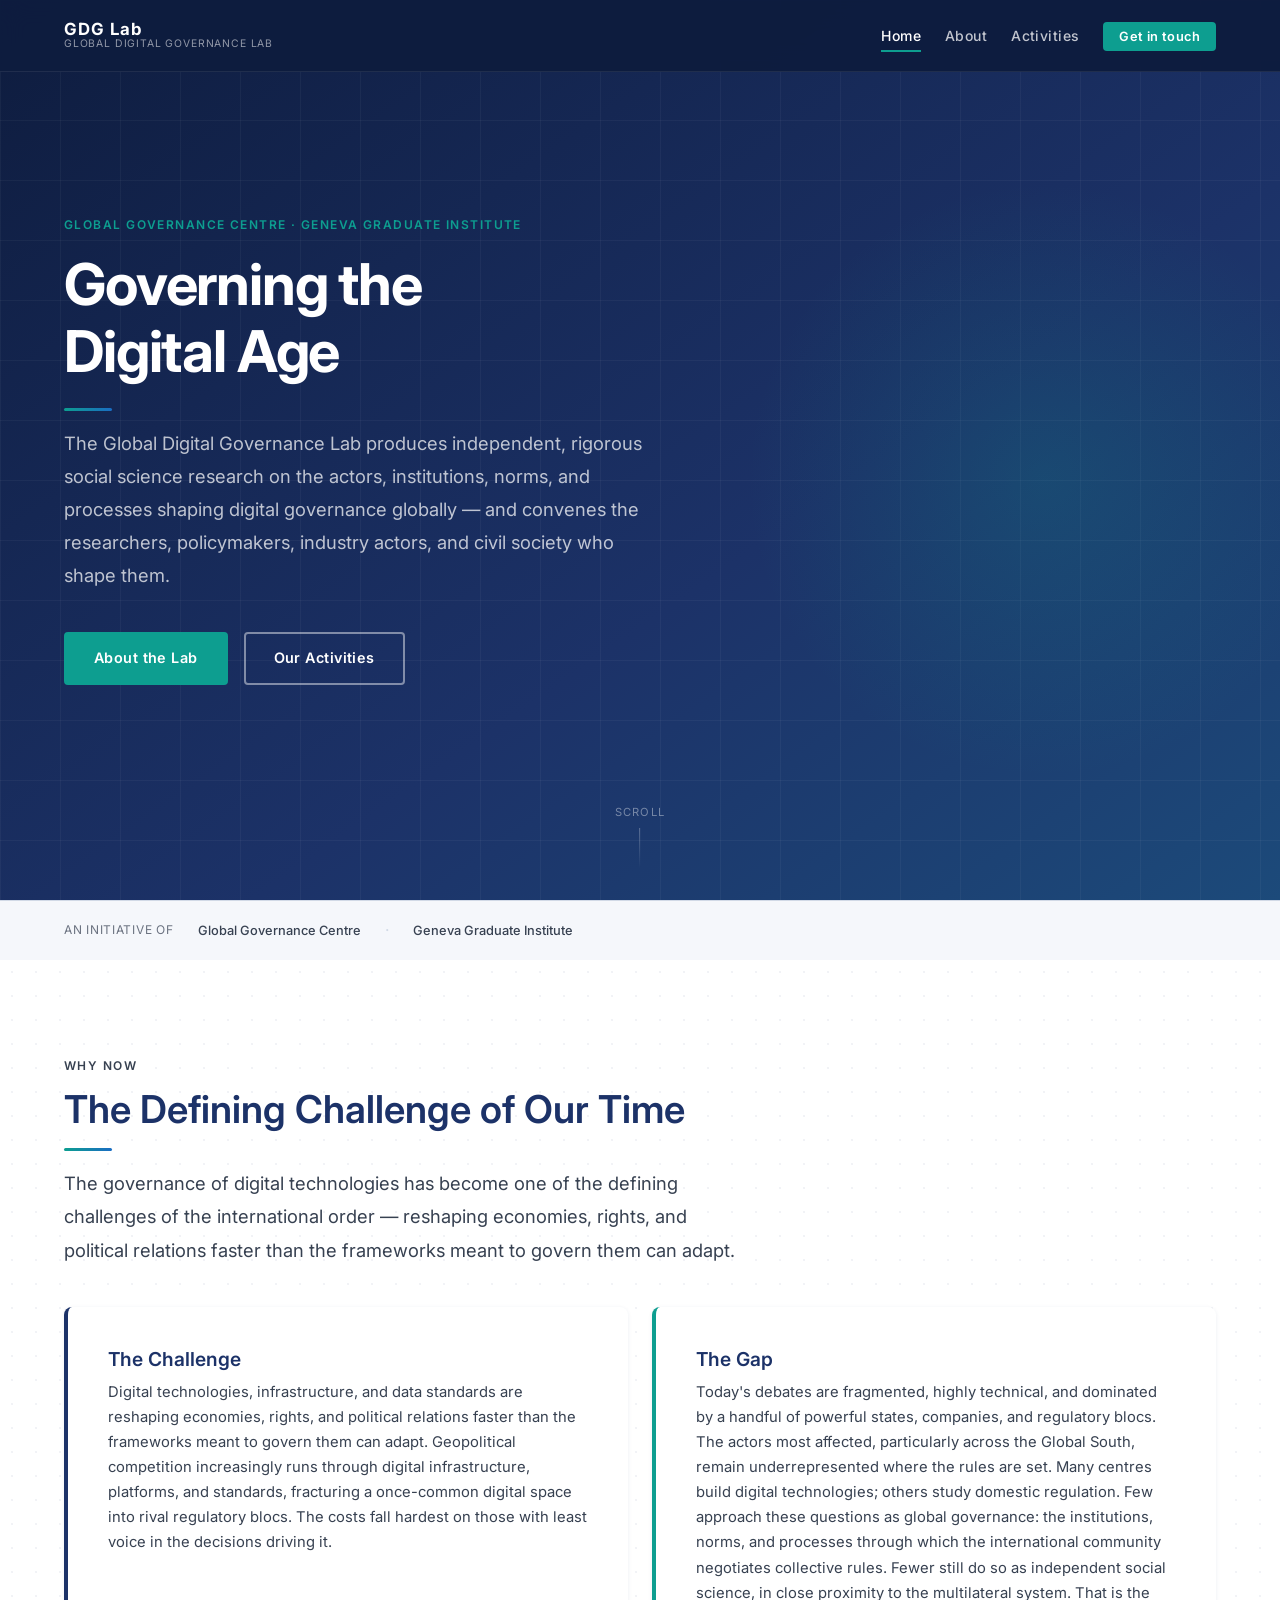
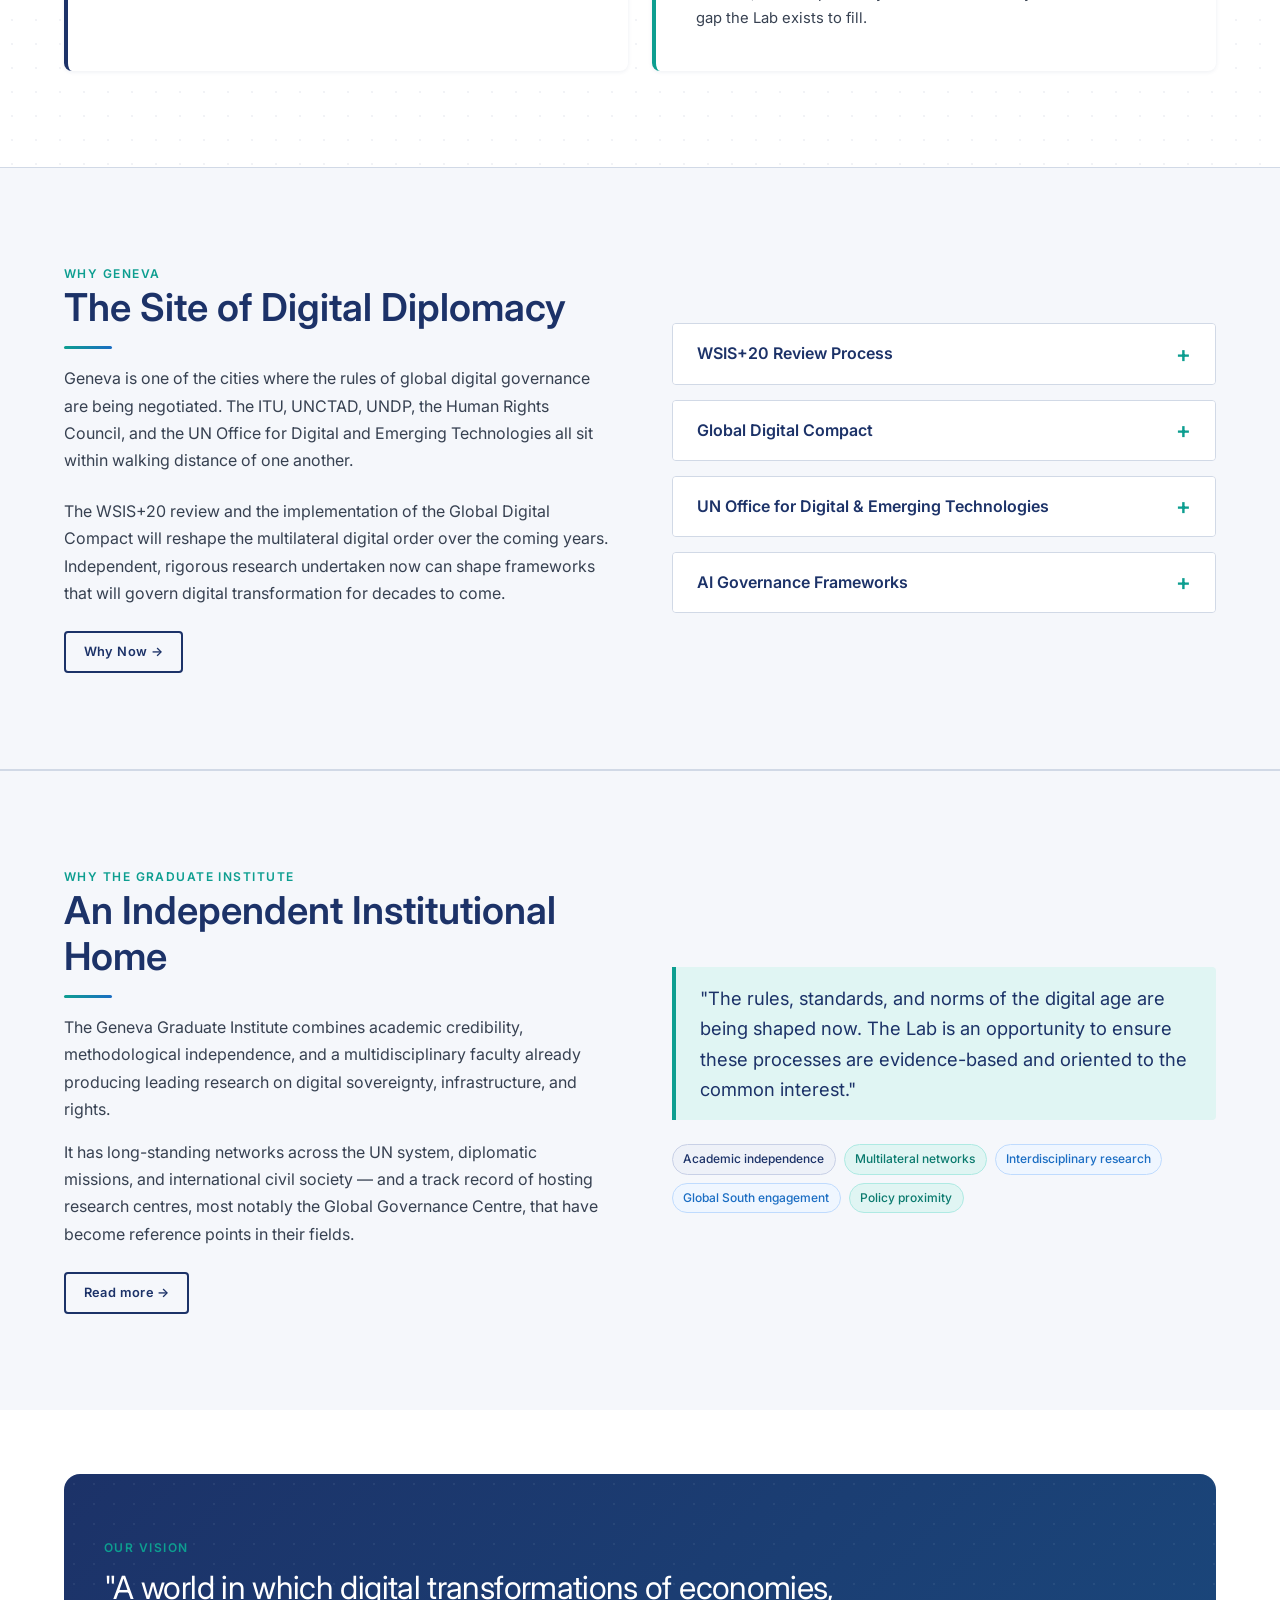
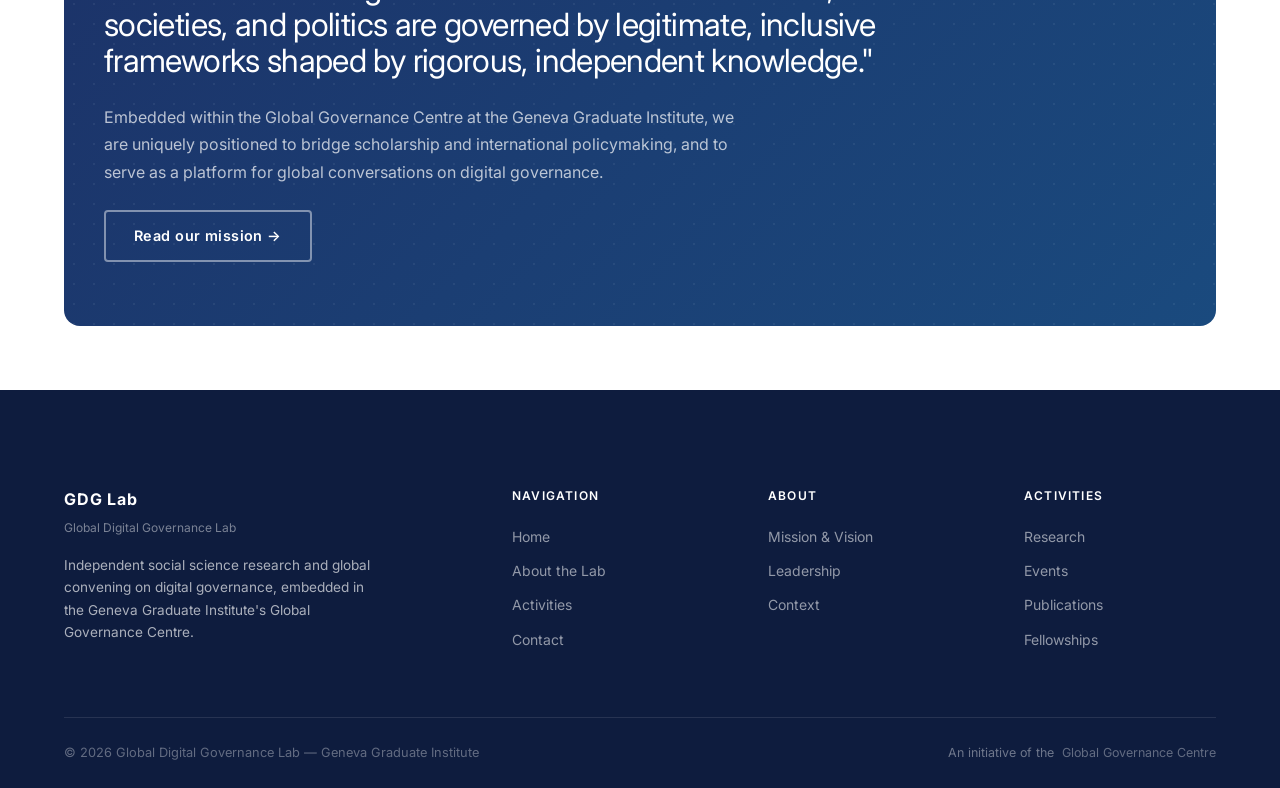
<file: index.html>
<!DOCTYPE html>
<html lang="en">
<head>
  <meta charset="UTF-8" />
  <meta name="viewport" content="width=device-width, initial-scale=1.0" />
  <title>Global Digital Governance Lab — gdglab.ch</title>
  <meta name="description" content="The Global Digital Governance Lab produces independent, rigorous social science research on the actors, institutions, norms, and processes shaping digital governance globally — embedded within the Geneva Graduate Institute." />
  <meta property="og:title" content="Global Digital Governance Lab" />
  <meta property="og:description" content="Independent research and global convening on digital governance, from Geneva." />
  <meta property="og:type" content="website" />
  <meta property="og:url" content="https://gdglab.ch" />
  <link rel="canonical" href="https://gdglab.ch/" />
  <link rel="stylesheet" href="css/style.css" />
  <link rel="preconnect" href="https://fonts.googleapis.com" />
  <link rel="preconnect" href="https://fonts.gstatic.com" crossorigin />
  <link href="https://fonts.googleapis.com/css2?family=Playfair+Display:ital,wght@0,400;0,600;0,700;1,400&family=Inter:wght@300;400;500;600;700&display=swap" rel="stylesheet" />
</head>
<body>

  <!-- ═══ Navigation ══════════════════════════════════════════ -->
  <nav class="site-nav" aria-label="Main navigation">
    <div class="container nav-inner">
      <a href="index.html" class="nav-brand" aria-label="GDG Lab — home">
        <span class="nav-brand-abbr">GDG Lab</span>
        <span class="nav-brand-sub">Global Digital Governance Lab</span>
      </a>
      <button class="nav-toggle" aria-label="Toggle menu" aria-expanded="false">
        <span></span><span></span><span></span>
      </button>
      <ul class="nav-links" role="list">
        <li><a href="index.html" class="active">Home</a></li>
        <li><a href="about.html">About</a></li>
        <li><a href="activities.html">Activities</a></li>
        <li><a href="about.html#contact" class="nav-cta">Get in touch</a></li>
      </ul>
    </div>
  </nav>

  <!-- ═══ Hero ════════════════════════════════════════════════ -->
  <header class="hero">
    <div class="container">
      <div class="hero-content">
        <p class="eyebrow">Global Governance Centre · Geneva Graduate Institute</p>
        <h1 class="display-title">Governing the<br>Digital Age</h1>
        <div class="divider"></div>
        <p class="lead">
          The Global Digital Governance Lab produces independent, rigorous social science research
          on the actors, institutions, norms, and processes shaping digital governance globally —
          and convenes the researchers, policymakers, industry actors, and civil society who shape them.
        </p>
        <div class="hero-actions">
          <a href="about.html" class="btn btn-primary">About the Lab</a>
          <a href="activities.html" class="btn btn-outline">Our Activities</a>
        </div>
      </div>
    </div>
    <div class="hero-scroll" aria-hidden="true">Scroll</div>
  </header>

  <!-- ═══ Affiliation bar ══════════════════════════════════════ -->
  <div class="affiliation-bar">
    <div class="container affiliation-inner">
      <span class="affiliation-label">An initiative of</span>
      <div class="affiliation-list">
        <span class="affiliation-item">Global Governance Centre</span>
        <span style="color: var(--border)">·</span>
        <span class="affiliation-item">Geneva Graduate Institute</span>
      </div>
    </div>
  </div>

  <!-- ═══ The Challenge ════════════════════════════════════════ -->
  <section class="section bg-dots-light" aria-labelledby="challenge-heading">
    <div class="container">
      <div class="section-header">
        <p class="eyebrow">Why now</p>
        <h2 class="section-title" id="challenge-heading">The Defining Challenge of Our Time</h2>
        <div class="divider"></div>
        <p class="lead">
          The governance of digital technologies has become one of the defining challenges of the
          international order — reshaping economies, rights, and political relations faster than the
          frameworks meant to govern them can adapt.
        </p>
      </div>

      <div class="grid-2" style="gap: var(--space-md);">
        <div class="challenge-card" data-reveal>
          <h3 class="card-title">The Challenge</h3>
          <p>
            Digital technologies, infrastructure, and data standards are reshaping economies, rights, and political relations faster than               the frameworks meant to govern them can adapt. Geopolitical competition increasingly runs through digital infrastructure,                   platforms, and standards, fracturing a once-common digital space into rival regulatory blocs. The costs fall hardest on those               with least voice in the decisions driving it.
          </p>
        </div>

        <div class="challenge-card teal" data-reveal>
          <h3 class="card-title">The Gap</h3>
          <p>
          Today's debates are fragmented, highly technical, and dominated by a handful of powerful states, companies, and regulatory blocs. The actors most affected, particularly across the Global South, remain underrepresented where the rules are set. Many centres build digital technologies; others study domestic regulation. Few approach these questions as global governance: the institutions, norms, and processes through which the international community negotiates collective rules. Fewer still do so as independent social science, in close proximity to the multilateral system. That is the gap the Lab exists to fill.
          </p>
        </div>
      </div>
    </div>
  </section>

  <!-- ═══ Why Geneva ════════════════════════════════════════════ -->
  <section class="section geneva-strip" aria-labelledby="geneva-heading">
    <div class="container">
      <div class="grid-2" style="align-items: center; gap: var(--space-xl);">
        <div>
          <p class="eyebrow">Why Geneva</p>
          <h2 class="section-title" id="geneva-heading">The Site of Digital Diplomacy</h2>
          <div class="divider"></div>
          <p style="color: var(--text-mid); margin-bottom: var(--space-md);">
            Geneva is one of the cities where the rules of global digital governance are being
            negotiated. The ITU, UNCTAD, UNDP, the Human Rights Council, and the UN Office for
            Digital and Emerging Technologies all sit within walking distance of one another.
          </p>
          <p style="color: var(--text-mid); margin-bottom: var(--space-md);">
            The WSIS+20 review and the implementation of the Global Digital Compact will reshape the
            multilateral digital order over the coming years. Independent, rigorous research undertaken
            now can shape frameworks that will govern digital transformation for decades to come.
          </p>
          <a href="about.html#why-now" class="btn btn-outline-navy btn-sm">Why Now →</a>
        </div>

        <div data-reveal>
          <div style="display: flex; flex-direction: column; gap: var(--space-sm);">
            <details class="faq-item">
              <summary>WSIS+20 Review Process</summary>
              <div class="details-body">
                The World Summit on the Information Society (WSIS) +20 review is a once-in-a-decade
                opportunity to reshape the multilateral frameworks governing digital technologies.
                Geneva hosts many of the key negotiations.
              </div>
            </details>
            <details class="faq-item">
              <summary>Global Digital Compact</summary>
              <div class="details-body">
                The GDC, adopted at the UN Summit of the Future in September 2024, establishes new
                frameworks for data governance, AI, and digital cooperation. Its implementation
                involves ongoing negotiations centred in Geneva.
              </div>
            </details>
            <details class="faq-item">
              <summary>UN Office for Digital &amp; Emerging Technologies</summary>
              <div class="details-body">
                The newly established UN Office for Digital and Emerging Technologies has a Geneva
                liaison, placing it at the heart of the multilateral digital governance ecosystem
                where the Lab operates.
              </div>
            </details>
            <details class="faq-item">
              <summary>AI Governance Frameworks</summary>
              <div class="details-body">
                Multiple simultaneous negotiations — at the ITU, within UNCTAD, and through ad hoc
                processes — are producing AI governance frameworks. The Lab is positioned to offer
                independent analysis and convene key actors in these debates.
              </div>
            </details>
          </div>
        </div>
      </div>
    </div>
  </section>

  <!-- ═══ Why Graduate Institute ═══════════════════════════════ -->
  <section class="section" style="background: var(--off-white); border-top: 1px solid var(--border);" aria-labelledby="gi-heading">
    <div class="container">
      <div class="grid-2" style="align-items: center; gap: var(--space-xl);">
        <div data-reveal>
          <p class="eyebrow">Why the Graduate Institute</p>
          <h2 class="section-title" id="gi-heading">An Independent Institutional Home</h2>
          <div class="divider"></div>
          <p style="color: var(--text-mid); margin-bottom: var(--space-sm);">
            The Geneva Graduate Institute combines academic credibility, methodological independence,
            and a multidisciplinary faculty already producing leading research on digital sovereignty,
            infrastructure, and rights.
          </p>
          <p style="color: var(--text-mid); margin-bottom: var(--space-md);">
            It has long-standing networks across the UN system, diplomatic missions, and international
            civil society — and a track record of hosting research centres, most notably the Global
            Governance Centre, that have become reference points in their fields.
          </p>
          <a href="about.html#context" class="btn btn-outline-navy btn-sm">Read more →</a>
        </div>

        <div style="display: flex; flex-direction: column; gap: var(--space-sm);" data-reveal>
          <div class="pull-quote">
            <p>
              "The rules, standards, and norms of the digital age are being shaped now.
              The Lab is an opportunity to ensure these processes are evidence-based and
              oriented to the common interest."
            </p>
          </div>
          <div style="display: flex; flex-wrap: wrap; gap: 0.5rem; margin-top: var(--space-xs);">
            <span class="pill pill-navy">Academic independence</span>
            <span class="pill pill-teal">Multilateral networks</span>
            <span class="pill pill-blue">Interdisciplinary research</span>
            <span class="pill pill-blue">Global South engagement</span>
            <span class="pill pill-teal">Policy proximity</span>
          </div>
        </div>
      </div>
    </div>
  </section>

  <!-- ═══ Vision statement ═════════════════════════════════════ -->
  <section class="section-sm" aria-labelledby="vision-heading">
    <div class="container">
      <div class="statement-block">
        <p class="eyebrow">Our Vision</p>
        <p class="display-title" id="vision-heading">
          "A world in which digital transformations of economies, societies, and politics
          are governed by legitimate, inclusive frameworks shaped by rigorous,
          independent knowledge."
        </p>
        <p style="margin-top: 1.5rem;">
          Embedded within the Global Governance Centre at the Geneva Graduate Institute, we are
          uniquely positioned to bridge scholarship and international policymaking, and to serve as
          a platform for global conversations on digital governance.
        </p>
        <a href="about.html" class="btn btn-outline" style="margin-top: 1.5rem; position: relative; z-index: 1;">
          Read our mission →
        </a>
      </div>
    </div>
  </section>

  <!-- ═══ Footer ═══════════════════════════════════════════════ -->
  <footer class="site-footer" aria-label="Site footer">
    <div class="container">
      <div class="footer-grid">
        <div class="footer-brand">
          <div class="footer-brand-name">GDG Lab</div>
          <div class="footer-brand-sub">Global Digital Governance Lab</div>
          <p>
            Independent social science research and global convening on digital governance,
            embedded in the Geneva Graduate Institute's Global Governance Centre.
          </p>
        </div>

        <div class="footer-col">
          <div class="footer-col-title">Navigation</div>
          <ul>
            <li><a href="index.html">Home</a></li>
            <li><a href="about.html">About the Lab</a></li>
            <li><a href="activities.html">Activities</a></li>
            <li><a href="about.html#contact">Contact</a></li>
          </ul>
        </div>

        <div class="footer-col">
          <div class="footer-col-title">About</div>
          <ul>
            <li><a href="about.html#mission">Mission &amp; Vision</a></li>
            <li><a href="about.html#leadership">Leadership</a></li>
            <!-- <li><a href="about.html#advisory-board">Advisory Board</a></li> -->
            <li><a href="about.html#context">Context</a></li>
          </ul>
        </div>

        <div class="footer-col">
          <div class="footer-col-title">Activities</div>
          <ul>
            <li><a href="activities.html#research">Research</a></li>
            <li><a href="activities.html#events">Events</a></li>
            <li><a href="activities.html#publications">Publications</a></li>
            <li><a href="activities.html#fellowships">Fellowships</a></li>
          </ul>
        </div>
      </div>

      <div class="footer-bottom">
        <span>© 2026 Global Digital Governance Lab — Geneva Graduate Institute</span>
        <span class="footer-gg-badge">
          An initiative of the
          <a href="https://www.graduateinstitute.ch" target="_blank" rel="noopener noreferrer">
            Global Governance Centre
          </a>
        </span>
      </div>
    </div>
  </footer>

  <script src="js/main.js"></script>
</body>
</html>
</file>
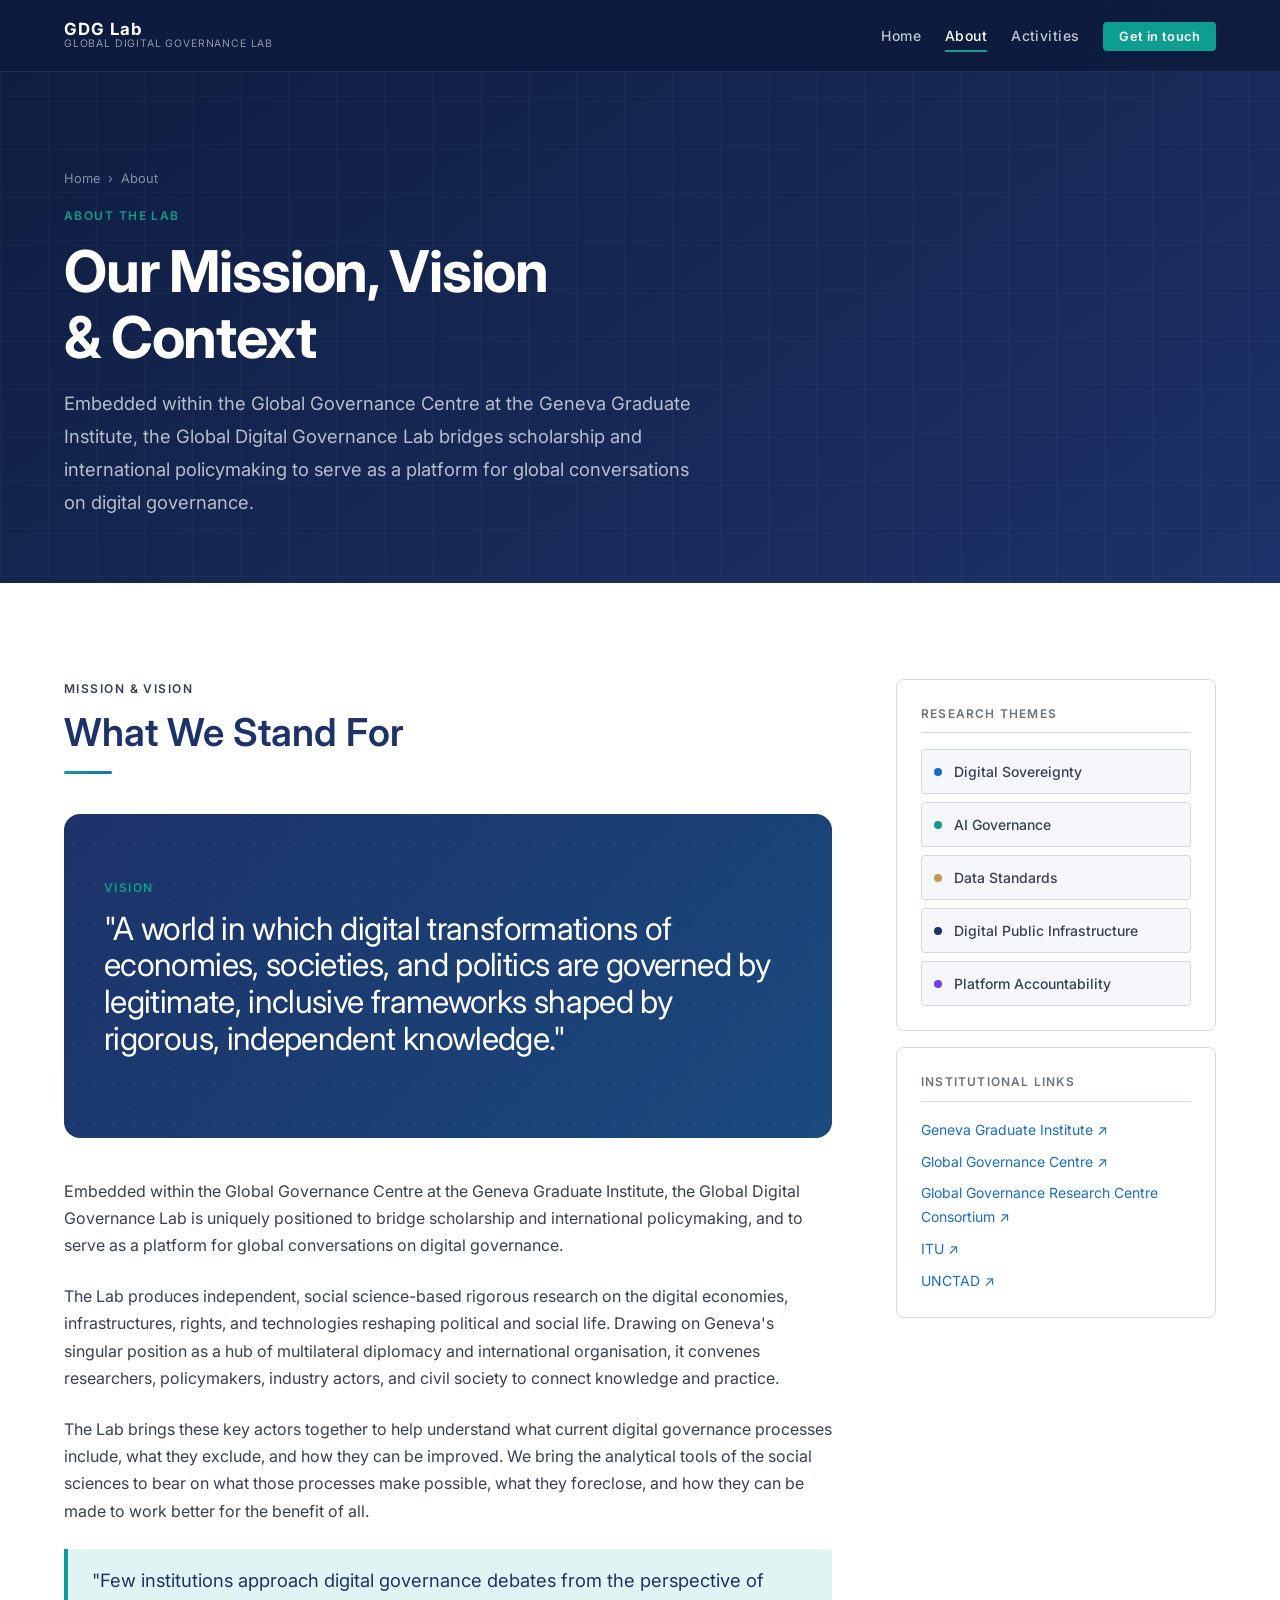
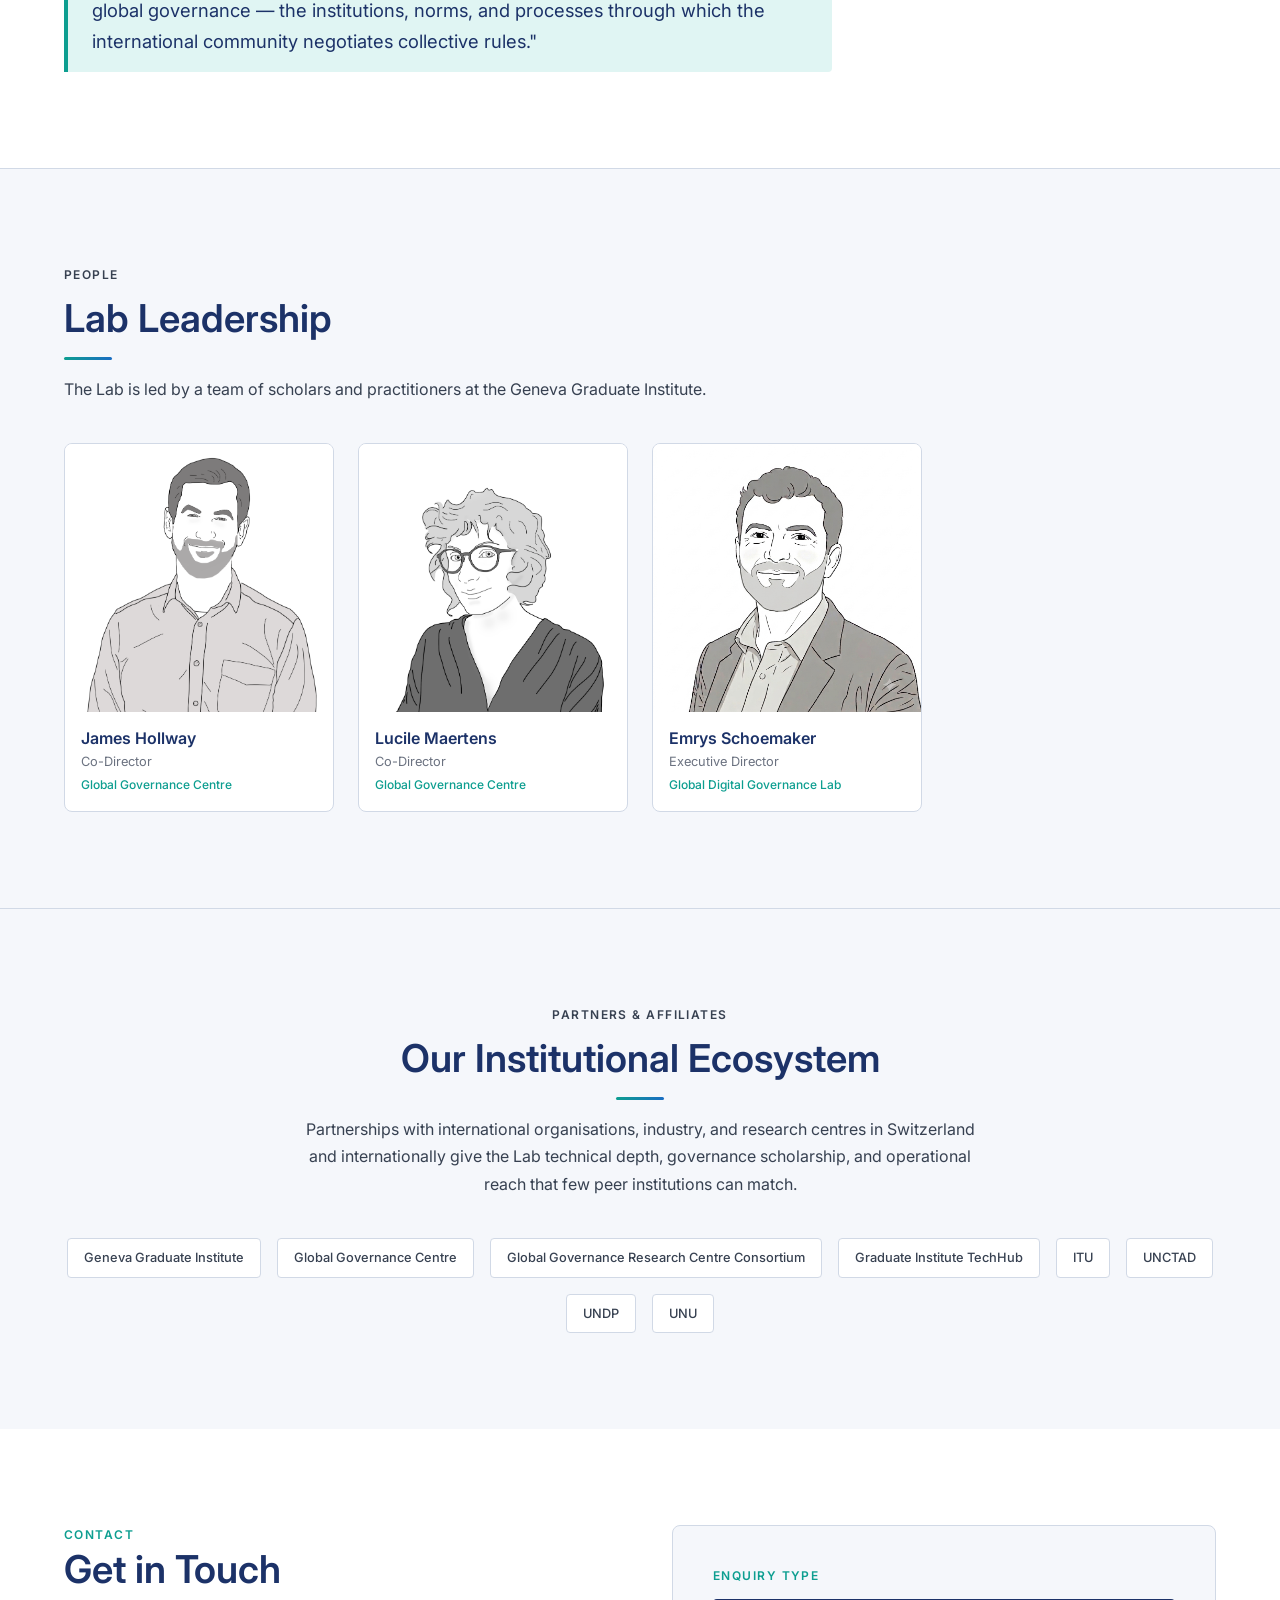
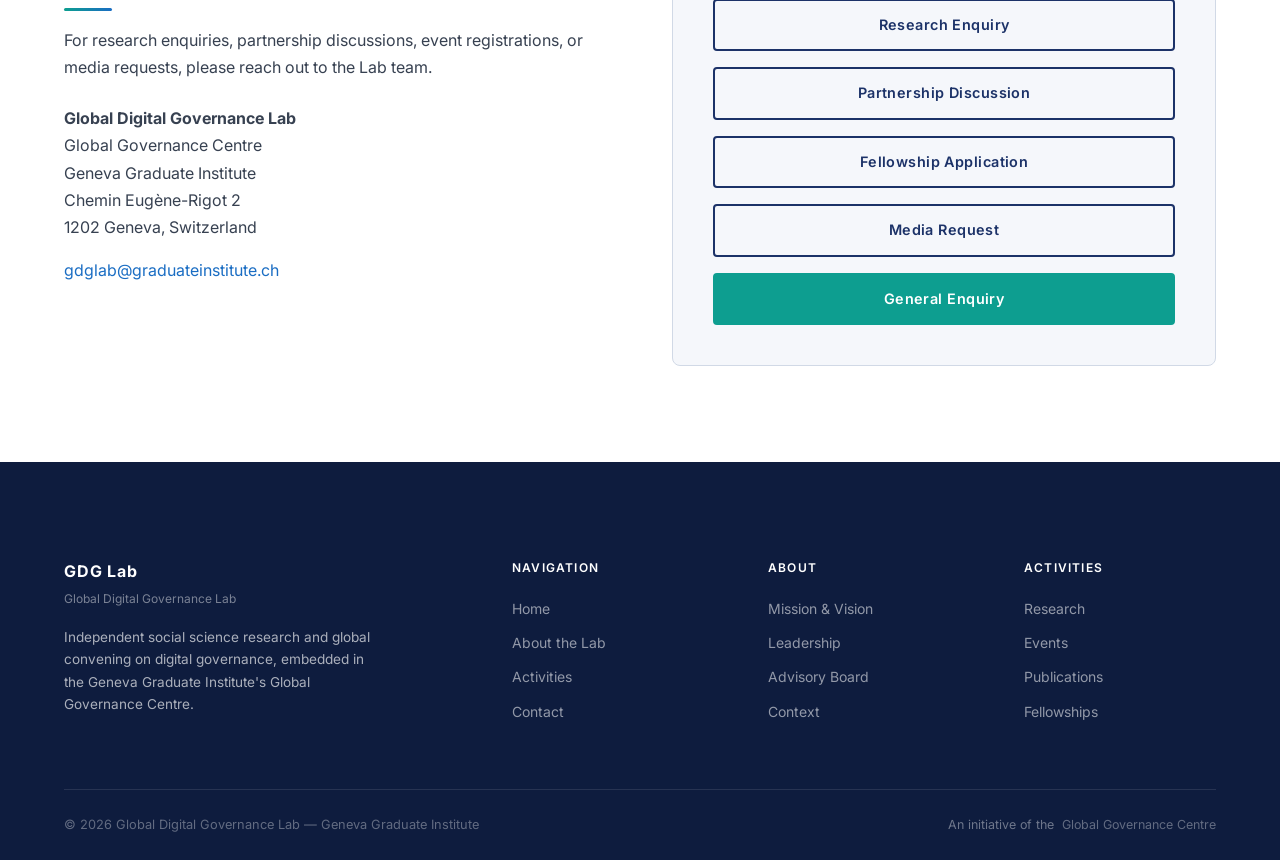
<file: about.html>
<!DOCTYPE html>
<html lang="en">
<head>
  <meta charset="UTF-8" />
  <meta name="viewport" content="width=device-width, initial-scale=1.0" />
  <title>About — Global Digital Governance Lab</title>
  <meta name="description" content="About the Global Digital Governance Lab: our mission, vision, leadership, advisory board, and institutional context within the Geneva Graduate Institute." />
  <link rel="canonical" href="https://gdglab.ch/about.html" />
  <link rel="stylesheet" href="css/style.css" />
  <link rel="preconnect" href="https://fonts.googleapis.com" />
  <link rel="preconnect" href="https://fonts.gstatic.com" crossorigin />
  <link href="https://fonts.googleapis.com/css2?family=Playfair+Display:ital,wght@0,400;0,600;0,700;1,400&family=Inter:wght@300;400;500;600;700&display=swap" rel="stylesheet" />
</head>
<body>

  <!-- ═══ Navigation ══════════════════════════════════════════ -->
  <nav class="site-nav" aria-label="Main navigation">
    <div class="container nav-inner">
      <a href="index.html" class="nav-brand" aria-label="GDG Lab — home">
        <span class="nav-brand-abbr">GDG Lab</span>
        <span class="nav-brand-sub">Global Digital Governance Lab</span>
      </a>
      <button class="nav-toggle" aria-label="Toggle menu" aria-expanded="false">
        <span></span><span></span><span></span>
      </button>
      <ul class="nav-links" role="list">
        <li><a href="index.html">Home</a></li>
        <li><a href="about.html" class="active">About</a></li>
        <li><a href="activities.html">Activities</a></li>
        <li><a href="#contact" class="nav-cta">Get in touch</a></li>
      </ul>
    </div>
  </nav>

  <!-- ═══ Page Hero ════════════════════════════════════════════ -->
  <header class="page-hero">
    <div class="container">
      <nav class="breadcrumb" aria-label="Breadcrumb">
        <a href="index.html">Home</a>
        <span aria-hidden="true">›</span>
        <span aria-current="page">About</span>
      </nav>
      <p class="eyebrow">About the Lab</p>
      <h1 class="display-title">Our Mission, Vision<br>&amp; Context</h1>
      <p class="lead" style="margin-top: 1rem;">
        Embedded within the Global Governance Centre at the Geneva Graduate Institute, the
        Global Digital Governance Lab bridges scholarship and international policymaking to serve as
        a platform for global conversations on digital governance.
      </p>
    </div>
  </header>

  <!-- ═══ Mission & Vision ═════════════════════════════════════ -->
  <section id="mission" class="section" aria-labelledby="mission-heading">
    <div class="container">
      <div class="layout-sidebar">

        <!-- Main content -->
        <div>
          <div class="section-header">
            <p class="eyebrow">Mission &amp; Vision</p>
            <h2 class="section-title" id="mission-heading">What We Stand For</h2>
            <div class="divider"></div>
          </div>

          <div class="statement-block" style="margin-bottom: var(--space-lg);">
            <p class="eyebrow">Vision</p>
            <p class="display-title">
              "A world in which digital transformations of economies, societies, and politics
              are governed by legitimate, inclusive frameworks shaped by rigorous,
              independent knowledge."
            </p>
          </div>

          <p style="color: var(--text-mid); margin-bottom: var(--space-md);">
            Embedded within the Global Governance Centre at the Geneva Graduate Institute, the
            Global Digital Governance Lab is uniquely positioned to bridge scholarship and
            international policymaking, and to serve as a platform for global conversations on
            digital governance.
          </p>

          <p style="color: var(--text-mid); margin-bottom: var(--space-md);">
            The Lab produces independent, social science-based rigorous research on the digital
            economies, infrastructures, rights, and technologies reshaping political and social
            life. Drawing on Geneva's singular position as a hub of multilateral diplomacy and
            international organisation, it convenes researchers, policymakers, industry actors,
            and civil society to connect knowledge and practice.
          </p>

          <p style="color: var(--text-mid); margin-bottom: var(--space-md);">
            The Lab brings these key actors together to help understand what current digital
            governance processes include, what they exclude, and how they can be improved. We
            bring the analytical tools of the social sciences to bear on what those processes
            make possible, what they foreclose, and how they can be made to work better for the
            benefit of all.
          </p>

          <div class="pull-quote" style="margin-top: var(--space-md);">
            <p>
              "Few institutions approach digital governance debates from the perspective of
              global governance — the institutions, norms, and processes through which the
              international community negotiates collective rules."
            </p>
          </div>
        </div>

        <!-- Sidebar -->
        <aside>
          <div class="sidebar-card">
            <div class="sidebar-card-title">Research Themes</div>
            <div class="theme-list">
              <div class="theme-item">
                <span class="theme-dot" style="background: var(--blue);"></span>
                Digital Sovereignty
              </div>
              <div class="theme-item">
                <span class="theme-dot" style="background: var(--teal);"></span>
                AI Governance
              </div>
              <div class="theme-item">
                <span class="theme-dot" style="background: var(--gold);"></span>
                Data Standards
              </div>
              <div class="theme-item">
                <span class="theme-dot" style="background: var(--navy);"></span>
                Digital Public Infrastructure
              </div>
              <div class="theme-item">
                <span class="theme-dot" style="background: #7C3AED;"></span>
                Platform Accountability
              </div>
            </div>
          </div>

          <div class="sidebar-card" style="margin-top: var(--space-sm);">
            <div class="sidebar-card-title">Institutional Links</div>
            <div style="display: flex; flex-direction: column; gap: 0.5rem; font-size: 0.875rem;">
              <a href="https://www.graduateinstitute.ch" target="_blank" rel="noopener noreferrer" style="color: var(--blue);">
                Geneva Graduate Institute ↗
              </a>
              <a href="https://www.graduateinstitute.ch/globalgovernance" target="_blank" rel="noopener noreferrer" style="color: var(--blue);">
                Global Governance Centre ↗
              </a>
              <a href="https://www.ggrcc.org" target="_blank" rel="noopener noreferrer" style="color: var(--blue);">
                Global Governance Research Centre Consortium ↗
              </a>
              <a href="https://www.itu.int" target="_blank" rel="noopener noreferrer" style="color: var(--blue);">
                ITU ↗
              </a>
              <a href="https://www.unctad.org" target="_blank" rel="noopener noreferrer" style="color: var(--blue);">
                UNCTAD ↗
              </a>
            </div>
          </div>
        </aside>

      </div>
    </div>
  </section>

  <!-- ═══ Leadership ════════════════════════════════════════════ -->
  <section id="leadership" class="section" style="background: var(--off-white); border-top: 1px solid var(--border);" aria-labelledby="leadership-heading">
    <div class="container">
      <div class="section-header">
        <p class="eyebrow">People</p>
        <h2 class="section-title" id="leadership-heading">Lab Leadership</h2>
        <div class="divider"></div>
        <p>The Lab is led by a team of scholars and practitioners at the Geneva Graduate Institute.</p>
      </div>

      <div class="people-grid" style="grid-template-columns: repeat(auto-fill, minmax(240px, 1fr));">

        <!-- Leadership placeholder 1 -->
        <div class="person-card" data-reveal>
          <img src="images/Hollway 2.png" alt="James Hollway" class="person-portrait">
          <div class="person-info">
            <div class="person-name">James Hollway</div>
            <div class="person-role">Co-Director</div>
            <div class="person-org">Global Governance Centre</div>
          </div>
        </div>

        <!-- Leadership placeholder 2 -->
        <div class="person-card" data-reveal>
          <img src="images/Maertens 2.png" alt="Lucile Maertens" class="person-portrait">
          <div class="person-info">
            <div class="person-name">Lucile Maertens</div>
            <div class="person-role">Co-Director</div>
            <div class="person-org">Global Governance Centre</div>
          </div>
        </div>

        <!-- Leadership placeholder 3 -->
        <div class="person-card" data-reveal>
          <img src="images/Schoemaker.png" alt="Emrys Schoemaker" class="person-portrait">
          <div class="person-info">
            <div class="person-name">Emrys Schoemaker</div>
            <div class="person-role">Executive Director</div>
            <div class="person-org">Global Digital Governance Lab</div>
          </div>
        </div>

      </div>
    </div>
  </section>

  <!-- ═══ Advisory Board ════════════════════════════════════════ -->
 <!-- <section id="advisory-board" class="section" aria-labelledby="board-heading">
    <div class="container">
      <div class="section-header">
        <p class="eyebrow">Governance</p>
        <h2 class="section-title" id="board-heading">Advisory Board</h2>
        <div class="divider"></div>
        <p>
          The Lab's Advisory Board brings together leading figures from diplomacy, international
          organisations, academia, and civil society to guide the Lab's strategic direction and
          ensure its work remains relevant and inclusive.
        </p>
      </div>

      <div class="people-grid">
        <div class="person-card" data-reveal>
          <div class="person-portrait-placeholder" aria-label="Portrait of Ambassador Muhammadou Kah">👤</div>
          <div class="person-info">
            <div class="person-name">Ambassador Muhammadou Kah</div>
            <div class="person-role">Ambassador; Former Chair, ICANN Governmental Advisory Committee</div>
            <div class="person-org">Advisory Board Member</div>
          </div>
        </div>

      </div>
    </div>
  </section>

  -->
  <!-- ═══ Partners ══════════════════════════════════════════════ -->
  <section class="section" style="background: var(--off-white); border-top: 1px solid var(--border);" aria-labelledby="partners-heading">
    <div class="container">
      <div class="section-header centered">
        <p class="eyebrow">Partners &amp; Affiliates</p>
        <h2 class="section-title" id="partners-heading">Our Institutional Ecosystem</h2>
        <div class="divider divider-center"></div>
        <p>
          Partnerships with international organisations, industry, and research centres in Switzerland
          and internationally give the Lab technical depth, governance scholarship, and operational
          reach that few peer institutions can match.
        </p>
      </div>

      <div style="display: flex; flex-wrap: wrap; gap: var(--space-sm); justify-content: center; margin-top: var(--space-lg);">
        <div class="org-badge">Geneva Graduate Institute</div>
        <div class="org-badge">Global Governance Centre</div>
        <div class="org-badge">Global Governance Research Centre Consortium</div>
        <div class="org-badge">Graduate Institute TechHub</div>
        <div class="org-badge">ITU</div>
        <div class="org-badge">UNCTAD</div>
        <div class="org-badge">UNDP</div>
        <div class="org-badge">UNU</div>
      </div>
    </div>
  </section>

  <!-- ═══ Contact ═══════════════════════════════════════════════ -->
  <section id="contact" class="section" aria-labelledby="contact-heading">
    <div class="container">
      <div class="grid-2" style="align-items: start; gap: var(--space-xl);">
        <div>
          <p class="eyebrow">Contact</p>
          <h2 class="section-title" id="contact-heading">Get in Touch</h2>
          <div class="divider"></div>
          <p style="color: var(--text-mid); margin-bottom: var(--space-md);">
            For research enquiries, partnership discussions, event registrations, or media requests,
            please reach out to the Lab team.
          </p>
          <p style="color: var(--text-mid); margin-bottom: var(--space-sm);">
            <strong>Global Digital Governance Lab</strong><br />
            Global Governance Centre<br />
            Geneva Graduate Institute<br />
            Chemin Eugène-Rigot 2<br />
            1202 Geneva, Switzerland
          </p>
          <p style="color: var(--text-mid);">
            <a href="mailto:gdglab@graduateinstitute.ch" style="color: var(--blue);">
              gdglab@graduateinstitute.ch
            </a>
          </p>
        </div>

        <div style="background: var(--off-white); border: 1px solid var(--border); border-radius: var(--radius-md); padding: var(--space-lg);">
          <p class="eyebrow" style="margin-bottom: 0.75rem;">Enquiry type</p>
          <div style="display: flex; flex-direction: column; gap: var(--space-sm);">
            <a href="mailto:gdglab@graduateinstitute.ch?subject=Research+Enquiry" class="btn btn-outline-navy" style="justify-content: center;">Research Enquiry</a>
            <a href="mailto:gdglab@graduateinstitute.ch?subject=Partnership+Discussion" class="btn btn-outline-navy" style="justify-content: center;">Partnership Discussion</a>
            <a href="https://www.graduateinstitute.ch/visiting" class="btn btn-outline-navy" style="justify-content: center;">Fellowship Application</a>
            <a href="mailto:gdglab@graduateinstitute.ch?subject=Media+Request" class="btn btn-outline-navy" style="justify-content: center;">Media Request</a>
            <a href="mailto:gdglab@graduateinstitute.ch?subject=General+Enquiry" class="btn btn-primary" style="justify-content: center;">General Enquiry</a>
          </div>
        </div>
      </div>
    </div>
  </section>

  <!-- ═══ Footer ═══════════════════════════════════════════════ -->
  <footer class="site-footer" aria-label="Site footer">
    <div class="container">
      <div class="footer-grid">
        <div class="footer-brand">
          <div class="footer-brand-name">GDG Lab</div>
          <div class="footer-brand-sub">Global Digital Governance Lab</div>
          <p>
            Independent social science research and global convening on digital governance,
            embedded in the Geneva Graduate Institute's Global Governance Centre.
          </p>
        </div>

        <div class="footer-col">
          <div class="footer-col-title">Navigation</div>
          <ul>
            <li><a href="index.html">Home</a></li>
            <li><a href="about.html">About the Lab</a></li>
            <li><a href="activities.html">Activities</a></li>
            <li><a href="#contact">Contact</a></li>
          </ul>
        </div>

        <div class="footer-col">
          <div class="footer-col-title">About</div>
          <ul>
            <li><a href="#mission">Mission &amp; Vision</a></li>
            <li><a href="#leadership">Leadership</a></li>
            <li><a href="#advisory-board">Advisory Board</a></li>
            <li><a href="#context">Context</a></li>
          </ul>
        </div>

        <div class="footer-col">
          <div class="footer-col-title">Activities</div>
          <ul>
            <li><a href="activities.html#research">Research</a></li>
            <li><a href="activities.html#events">Events</a></li>
            <li><a href="activities.html#publications">Publications</a></li>
            <li><a href="activities.html#fellowships">Fellowships</a></li>
          </ul>
        </div>
      </div>

      <div class="footer-bottom">
        <span>© 2026 Global Digital Governance Lab — Geneva Graduate Institute</span>
        <span class="footer-gg-badge">
          An initiative of the
          <a href="https://www.graduateinstitute.ch" target="_blank" rel="noopener noreferrer">
            Global Governance Centre
          </a>
        </span>
      </div>
    </div>
  </footer>

  <script src="js/main.js"></script>
</body>
</html>
</file>
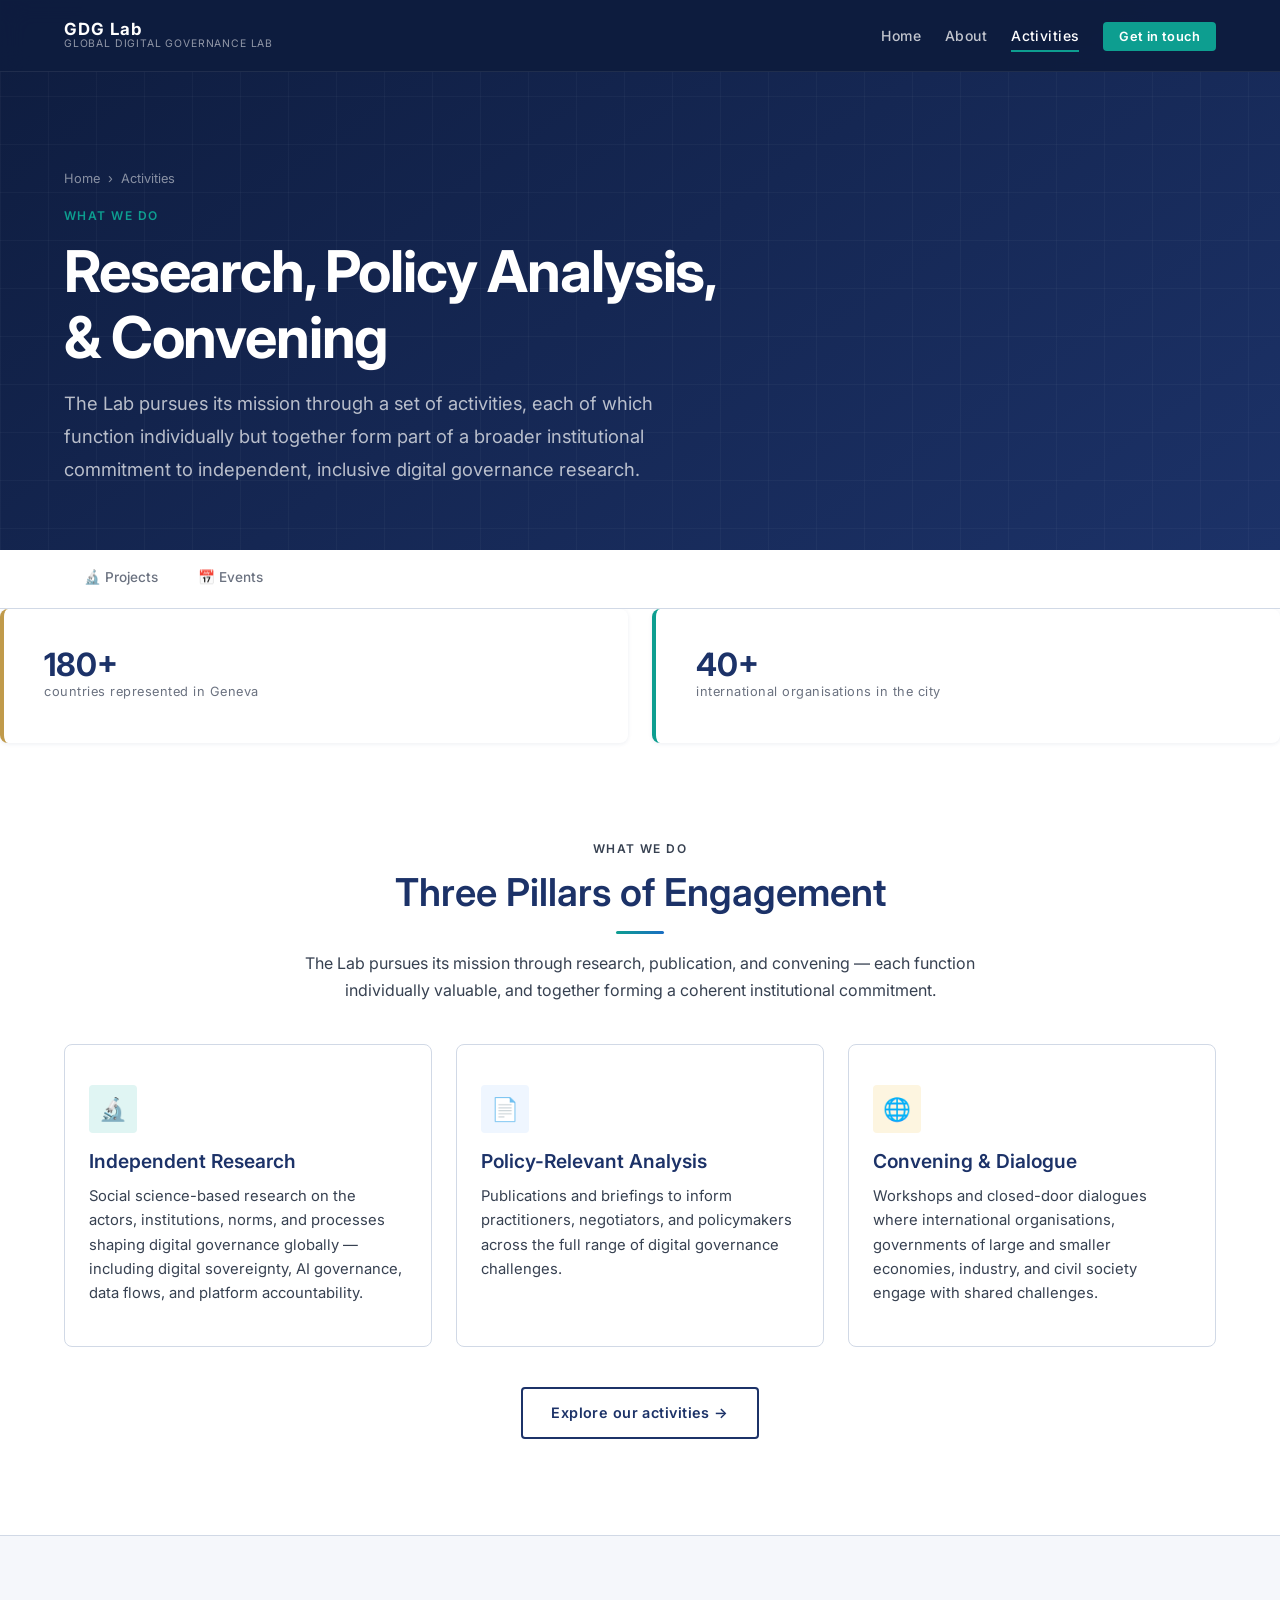
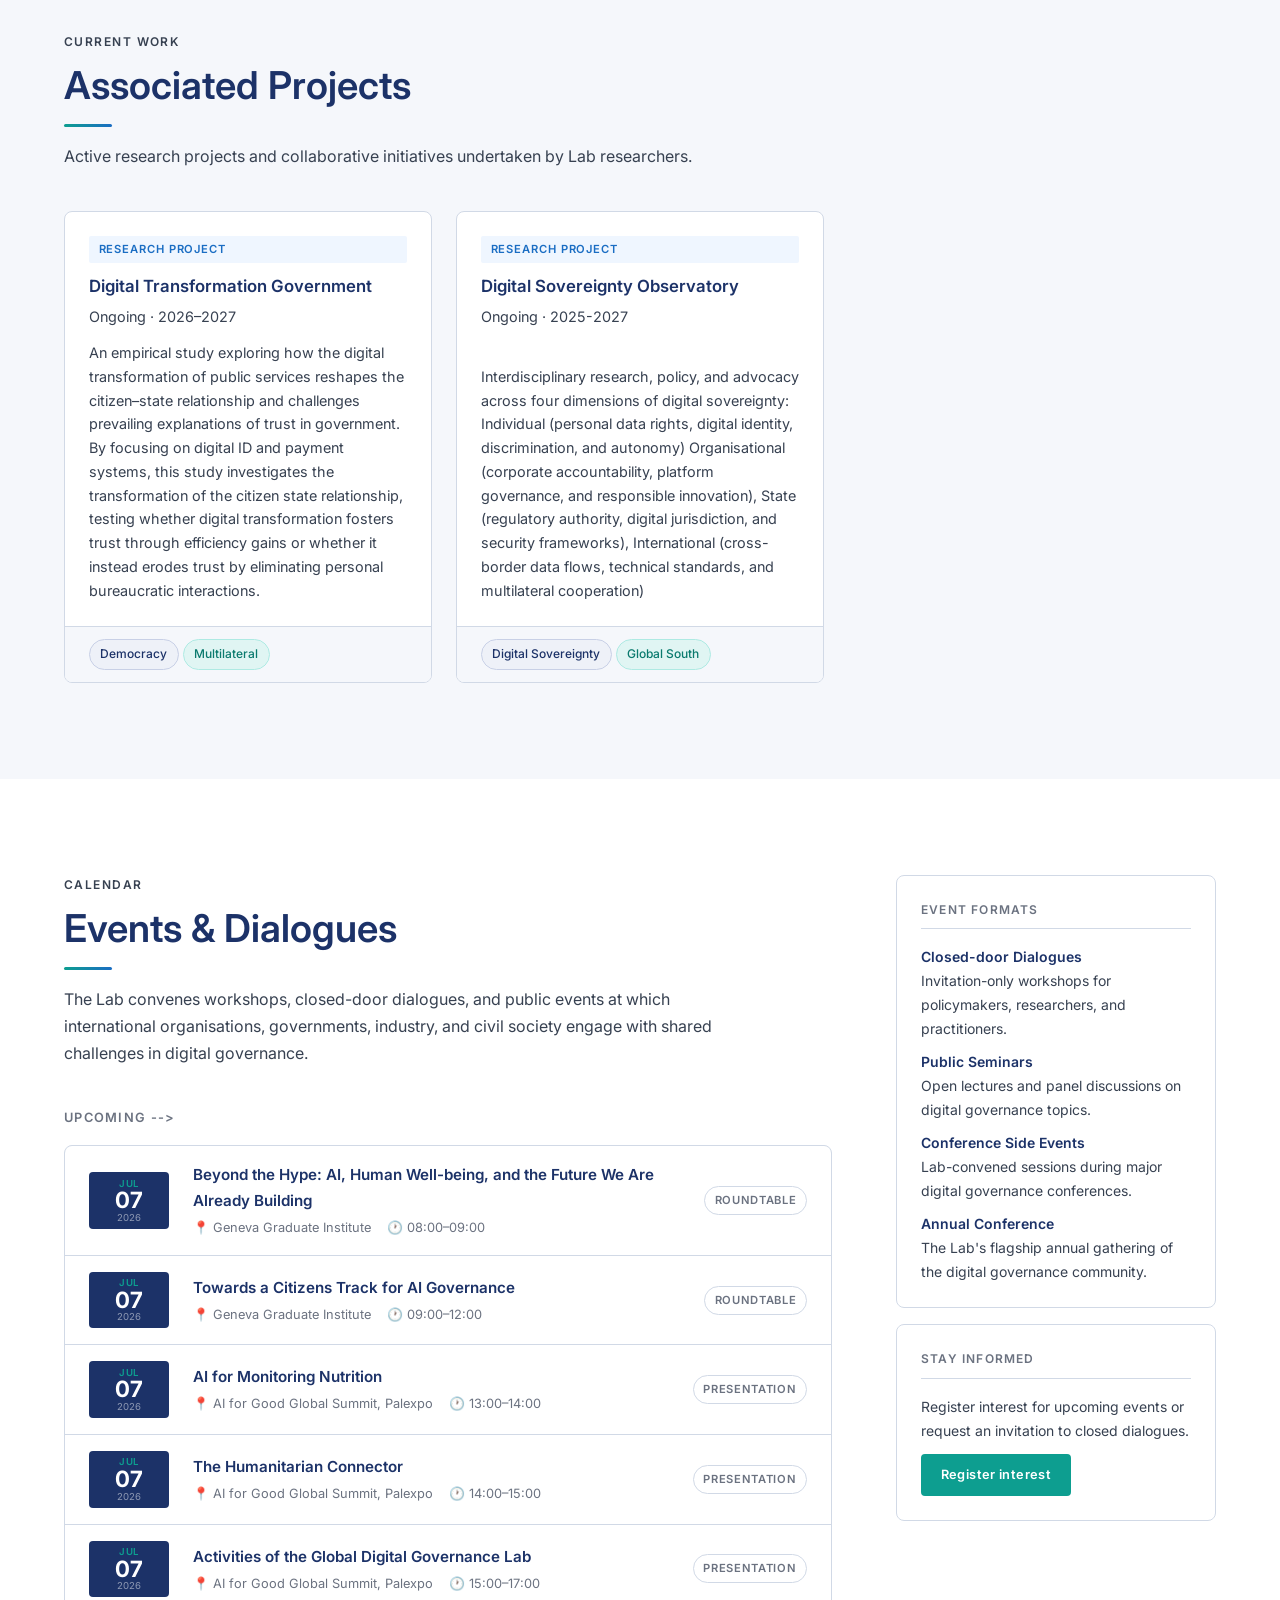
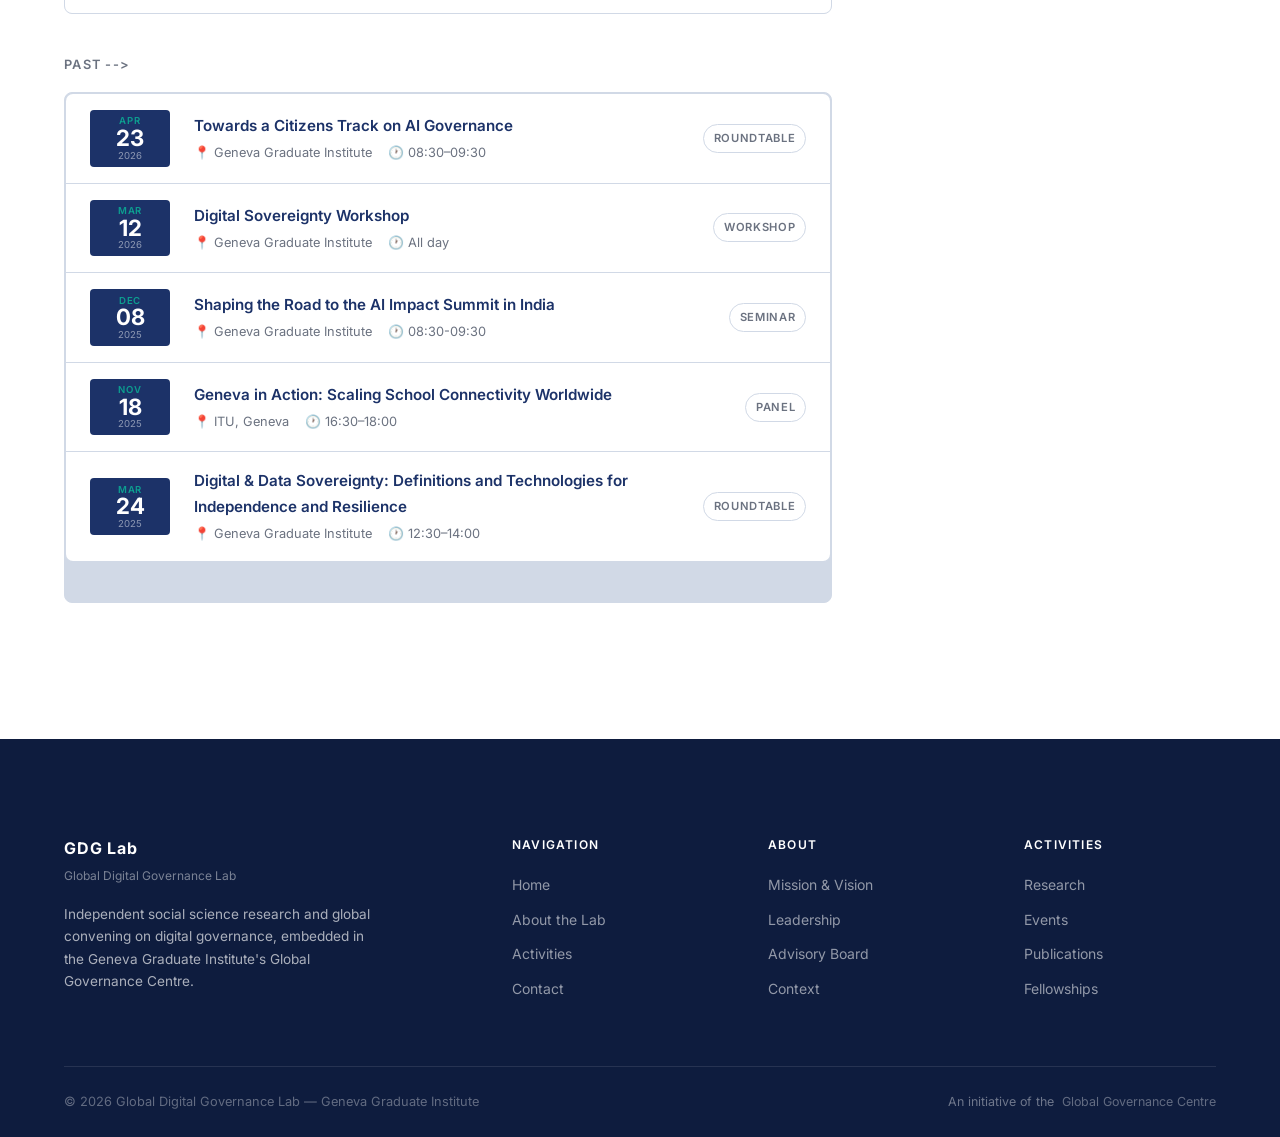
<file: activities.html>
<!DOCTYPE html>
<html lang="en">
<head>
  <meta charset="UTF-8" />
  <meta name="viewport" content="width=device-width, initial-scale=1.0" />
  <title>Activities — Global Digital Governance Lab</title>
  <meta name="description" content="GDG Lab activities: independent research on digital governance, policy publications, workshops, events, and visiting fellowships from Geneva." />
  <link rel="canonical" href="https://gdglab.ch/activities.html" />
  <link rel="stylesheet" href="css/style.css" />
  <link rel="preconnect" href="https://fonts.googleapis.com" />
  <link rel="preconnect" href="https://fonts.gstatic.com" crossorigin />
  <link href="https://fonts.googleapis.com/css2?family=Playfair+Display:ital,wght@0,400;0,600;0,700;1,400&family=Inter:wght@300;400;500;600;700&display=swap" rel="stylesheet" />

  <style>
    /* Activities-page specific styles */
    .activities-nav {
      position: sticky;
      top: var(--nav-height);
      z-index: 100;
      background: var(--white);
      border-bottom: 1px solid var(--border);
      overflow-x: auto;
      scrollbar-width: none;
    }

    .activities-nav::-webkit-scrollbar { display: none; }

    .activities-nav-inner {
      display: flex;
      gap: 0;
      min-width: max-content;
    }

    .activities-nav-inner a {
      display: inline-flex;
      align-items: center;
      gap: 0.4rem;
      padding: 1rem 1.25rem;
      font-size: 0.85rem;
      font-weight: 500;
      color: var(--text-muted);
      border-bottom: 3px solid transparent;
      text-decoration: none;
      white-space: nowrap;
      transition: color var(--duration) var(--ease), border-color var(--duration) var(--ease);
    }

    .activities-nav-inner a:hover {
      color: var(--navy);
      border-bottom-color: var(--border);
    }

    .activities-nav-inner a.active {
      color: var(--navy);
      border-bottom-color: var(--teal);
      font-weight: 600;
    }

    /* Research area item */
    .research-area {
      display: grid;
      grid-template-columns: 64px 1fr;
      gap: var(--space-md);
      padding: var(--space-md) 0;
      border-bottom: 1px solid var(--border);
    }

    .research-area:last-child { border-bottom: none; }

    .research-area-number {
      font-family: var(--font-serif);
      font-size: 2.2rem;
      font-weight: 700;
      color: var(--border);
      line-height: 1;
      padding-top: 0.2rem;
    }

    .research-area-content h3 {
      font-family: var(--font-serif);
      font-size: 1.15rem;
      font-weight: 600;
      color: var(--navy);
      margin-bottom: 0.4rem;
    }

    .research-area-content p {
      font-size: 0.925rem;
      color: var(--text-mid);
      line-height: 1.7;
    }

    .research-area-tags {
      display: flex;
      flex-wrap: wrap;
      gap: 0.4rem;
      margin-top: 0.6rem;
    }

    /* Publication item */
    .pub-item {
      display: flex;
      gap: var(--space-md);
      padding: var(--space-sm) 0;
      border-bottom: 1px solid var(--border);
      align-items: flex-start;
    }

    .pub-item:last-child { border-bottom: none; }

    .pub-type-icon {
      width: 44px;
      height: 44px;
      border-radius: var(--radius-sm);
      display: flex;
      align-items: center;
      justify-content: center;
      font-size: 1.2rem;
      flex-shrink: 0;
    }

    .pub-meta {
      font-size: 0.8rem;
      color: var(--text-muted);
      margin-bottom: 0.3rem;
    }

    .pub-title {
      font-weight: 600;
      color: var(--navy);
      font-size: 0.95rem;
      margin-bottom: 0.3rem;
      line-height: 1.4;
    }

    .pub-authors {
      font-size: 0.8rem;
      color: var(--text-muted);
      font-style: italic;
    }

    /* Fellowship card */
    .fellowship-card {
      background: linear-gradient(135deg, var(--navy) 0%, #1a4a7e 100%);
      border-radius: var(--radius-lg);
      padding: var(--space-xl);
      color: var(--white);
      position: relative;
      overflow: hidden;
    }

    .fellowship-card::before {
      content: '';
      position: absolute;
      inset: 0;
      background-image: radial-gradient(circle, rgba(255,255,255,0.05) 1px, transparent 1px);
      background-size: 18px 18px;
    }

    .fellowship-card .eyebrow { color: var(--teal); }

    .fellowship-card h2 {
      font-family: var(--font-serif);
      font-size: clamp(1.5rem, 3vw, 2rem);
      font-weight: 700;
      color: var(--white);
      margin: 0.75rem 0 var(--space-sm);
      position: relative;
      z-index: 1;
    }

    .fellowship-card p {
      color: rgba(255,255,255,0.75);
      max-width: 560px;
      position: relative;
      z-index: 1;
      margin-bottom: var(--space-sm);
    }

    .fellowship-features {
      display: grid;
      grid-template-columns: 1fr 1fr;
      gap: var(--space-sm);
      margin: var(--space-md) 0;
      position: relative;
      z-index: 1;
    }

    .fellowship-feature {
      background: rgba(255,255,255,0.08);
      border-radius: var(--radius-sm);
      padding: var(--space-sm);
    }

    .fellowship-feature-title {
      font-weight: 600;
      font-size: 0.875rem;
      color: var(--white);
      margin-bottom: 0.3rem;
    }

    .fellowship-feature p {
      font-size: 0.8rem;
      color: rgba(255,255,255,0.6);
      margin: 0;
    }

    .fellowship-feature p {
      font-size: 0.8rem;
      color: rgba(255,255,255,0.6);
      margin: 0;
    }

    .activity-card-title a {
      color: inherit;
      text-decoration: none;
    }
    .activity-card-title a:hover {
      color: var(--teal);
    }

    @media (max-width: 600px) {
      .fellowship-features { grid-template-columns: 1fr; }
      .research-area { grid-template-columns: 1fr; }
      .research-area-number { display: none; }
    }
  </style>
</head>
<body>

  <!-- ═══ Navigation ══════════════════════════════════════════ -->
  <nav class="site-nav" aria-label="Main navigation">
    <div class="container nav-inner">
      <a href="index.html" class="nav-brand" aria-label="GDG Lab — home">
        <span class="nav-brand-abbr">GDG Lab</span>
        <span class="nav-brand-sub">Global Digital Governance Lab</span>
      </a>
      <button class="nav-toggle" aria-label="Toggle menu" aria-expanded="false">
        <span></span><span></span><span></span>
      </button>
      <ul class="nav-links" role="list">
        <li><a href="index.html">Home</a></li>
        <li><a href="about.html">About</a></li>
        <li><a href="activities.html" class="active">Activities</a></li>
        <li><a href="about.html#contact" class="nav-cta">Get in touch</a></li>
      </ul>
    </div>
  </nav>

  <!-- ═══ Page Hero ════════════════════════════════════════════ -->
  <header class="page-hero">
    <div class="container">
      <nav class="breadcrumb" aria-label="Breadcrumb">
        <a href="index.html">Home</a>
        <span aria-hidden="true">›</span>
        <span aria-current="page">Activities</span>
      </nav>
      <p class="eyebrow">What We Do</p>
      <h1 class="display-title">Research, Policy Analysis,<br>&amp; Convening</h1>
      <p class="lead" style="margin-top: 1rem;">
        The Lab pursues its mission through a set of activities, each of which function
        individually but together form part of a broader institutional commitment to
        independent, inclusive digital governance research.
      </p>
    </div>
  </header>

  <!-- ═══ Activities sub-navigation ══════════════════════════ -->
  <nav class="activities-nav" aria-label="Activities sections">
    <div class="container">
      <div class="activities-nav-inner">
        <a href="#projects">🔬 Projects</a>
        <a href="#events">📅 Events</a>
      </div>
    </div>
  </nav>
  
          <div class="geneva-stat-group" style="display: grid; grid-template-columns: 1fr 1fr; gap: var(--space-md);">
          <div class="challenge-card gold" data-reveal>
            <div class="geneva-stat-number">180+</div>
            <div class="geneva-stat-label">countries represented in Geneva</div>
          </div>
          <div class="challenge-card teal" data-reveal>
            <div class="geneva-stat-number">40+</div>
            <div class="geneva-stat-label">international organisations in the city</div>
          </div>
          </div>

  <!-- ═══ Three pillars ════════════════════════════════════════ -->
  <section class="section" aria-labelledby="pillars-heading">
    <div class="container">
      <div class="section-header centered">
        <p class="eyebrow">What We Do</p>
        <h2 class="section-title" id="pillars-heading">Three Pillars of Engagement</h2>
        <div class="divider divider-center"></div>
        <p>
          The Lab pursues its mission through research, publication, and convening — each function
          individually valuable, and together forming a coherent institutional commitment.
        </p>
      </div>

      <div class="grid-3">
        <div class="pillar-card" data-reveal>
          <div class="pillar-icon teal" aria-hidden="true">🔬</div>
          <h3 class="card-title">Independent Research</h3>
          <p>
            Social science-based research on the actors, institutions, norms, and processes shaping
            digital governance globally — including digital sovereignty, AI governance, data flows,
            and platform accountability.
          </p>
        </div>

        <div class="pillar-card" data-reveal>
          <div class="pillar-icon blue" aria-hidden="true">📄</div>
          <h3 class="card-title">Policy-Relevant Analysis</h3>
          <p>
            Publications and briefings to inform practitioners, negotiators, and policymakers across
            the full range of digital governance challenges.
          </p>
        </div>

        <div class="pillar-card" data-reveal>
          <div class="pillar-icon gold" aria-hidden="true">🌐</div>
          <h3 class="card-title">Convening &amp; Dialogue</h3>
          <p>
            Workshops and closed-door dialogues where international organisations, governments of large and smaller economies,
            industry, and civil society engage with shared challenges.
          </p>
        </div>
      </div>

      <div style="text-align: center; margin-top: var(--space-lg);">
        <a href="activities.html" class="btn btn-outline-navy">Explore our activities →</a>
      </div>
    </div>
  </section>


  <!-- ═══ Projects ══════════════════════════════════════════════ -->
  <section id="projects" class="section" style="background: var(--off-white); border-top: 1px solid var(--border);" aria-labelledby="projects-heading">
    <div class="container">
      <div class="section-header">
        <p class="eyebrow">Current Work</p>
        <h2 class="section-title" id="projects-heading">Associated Projects</h2>
        <div class="divider"></div>
        <p>Active research projects and collaborative initiatives undertaken by Lab researchers.</p>
      </div>

      <div class="grid-3">
        <div class="activity-card" data-reveal>
          <div class="activity-card-body">
            <span class="activity-card-tag tag-research">Research Project</span>
            <h3 class="activity-card-title"><a href="https://www.graduateinstitute.ch/other-programmes/digital-transformation-government-strengthening-or-disintermediating-democracy-and">Digital Transformation Government</a></h3>
            <p class="activity-card-meta">Ongoing · 2026–2027</p>
            <p>
              An empirical study exploring how the digital transformation of public services reshapes the citizen–state relationship and challenges prevailing explanations of trust in government. By focusing on digital ID and payment systems, this study investigates the transformation of the citizen state relationship, testing whether digital transformation fosters trust through efficiency gains or whether it instead erodes trust by eliminating personal bureaucratic interactions.
              
            </p>
          </div>
          <div class="activity-card-footer">
            <span class="pill pill-navy">Democracy</span>
            <span class="pill pill-teal">Multilateral</span>
          </div>
        </div>

        <div class="activity-card" data-reveal>
          <div class="activity-card-body">
            <span class="activity-card-tag tag-research">Research Project</span>
            <h3 class="activity-card-title"><a href="https://www.digitalsovereigntyobservatory.org/" target="_blank" rel="noopener noreferrer">Digital Sovereignty Observatory</a></h3>
            <p class="activity-card-meta">Ongoing · 2025-2027</p>
            <p>
             Interdisciplinary research, policy, and advocacy across four dimensions of digital sovereignty: Individual (personal data rights, digital identity, discrimination, and autonomy) Organisational (corporate accountability, platform governance, and responsible innovation), State (regulatory authority, digital jurisdiction, and security frameworks), International (cross-border data flows, technical standards, and multilateral cooperation)
              
             </p>
          </div>
          <div class="activity-card-footer">
            <span class="pill pill-navy">Digital Sovereignty</span>
            <span class="pill pill-teal">Global South</span>
          </div>
        </div>

        <!-- Additional project cards (policy briefs, platform accountability) hidden pending confirmation
        <div class="activity-card" data-reveal>
          <div class="activity-card-body">
            <span class="activity-card-tag tag-policy">Policy Brief Series</span>
            <h3 class="activity-card-title">Digital Governance Briefs for Negotiators</h3>
            <p class="activity-card-meta">Rolling series · 2025–</p>
            <p>
              A series of concise policy briefs designed to support practitioners and
              negotiators working across the full range of digital governance challenges
              in Geneva-based multilateral processes.
            </p>
          </div>
          <div class="activity-card-footer">
            <span class="pill pill-blue">Policy Briefs</span>
            <span class="pill pill-navy">Practitioners</span>
          </div>
        </div>

        <div class="activity-card" data-reveal>
          <div class="activity-card-body">
            <span class="activity-card-tag tag-research">Research Project</span>
            <h3 class="activity-card-title">Platform Accountability &amp; Human Rights in Geneva</h3>
            <p class="activity-card-meta">Forthcoming · 2026</p>
            <p>
              Analysing the intersection of platform accountability debates with the international
              human rights framework, focusing on Human Rights Council mechanisms and their
              relationship to other Geneva-based digital governance processes.
            </p>
          </div>
          <div class="activity-card-footer">
            <span class="pill pill-blue">Platforms</span>
            <span class="pill pill-teal">Human Rights</span>
          </div>
        </div>
        -->
      </div>
    </div>
  </section>

  <!-- ═══ Events Calendar ═══════════════════════════════════════ -->
   <section id="events" class="section" aria-labelledby="events-heading">
    <div class="container">
      <div class="layout-sidebar">
        <div>
          <div class="section-header">
            <p class="eyebrow">Calendar</p>
            <h2 class="section-title" id="events-heading">Events &amp; Dialogues</h2>
            <div class="divider"></div>
            <p>
              The Lab convenes workshops, closed-door dialogues, and public events at which
              international organisations, governments, industry, and civil society engage with
              shared challenges in digital governance.
            </p>
          </div>

        <h3 style="font-size: 0.8rem; font-weight: 600; letter-spacing: 0.1em; text-transform: uppercase; color: var(--text-muted); margin-bottom: var(--space-sm);">Upcoming --></h3>

          <div class="events-list" style="margin-bottom: var(--space-lg);">

             <div class="event-row" data-reveal>
              <div class="event-date-block" aria-label="7 July 2026">
                <span class="event-month">Jul</span>
                <span class="event-day">07</span>
                <span class="event-year">2026</span>
              </div>
              <div class="event-info">
                <div class="event-title"> Beyond the Hype: AI, Human Well-being, and the Future We Are Already Building </div>
                <div class="event-details">
                  <span>📍 Geneva Graduate Institute</span>
                    <span>🕐 08:00–09:00</span>
                </div>
              </div>
              <span class="event-type">Roundtable</span>
            </div>

            
            <div class="event-row" data-reveal>
              <div class="event-date-block" aria-label="7 July 2026">
                <span class="event-month">Jul</span>
                <span class="event-day">07</span>
                <span class="event-year">2026</span>
              </div>
              <div class="event-info">
                <div class="event-title">Towards a Citizens Track for AI Governance</div>
                <div class="event-details">
                  <span>📍 Geneva Graduate Institute</span>
                    <span>🕐 09:00–12:00</span>
                </div>
              </div>
              <span class="event-type">Roundtable</span>
            </div>

            <div class="event-row" data-reveal>
              <div class="event-date-block" aria-label="7 July 2026">
                <span class="event-month">Jul</span>
                <span class="event-day">07</span>
                <span class="event-year">2026</span>
              </div>
              <div class="event-info">
                <div class="event-title">AI for Monitoring Nutrition</div>
                <div class="event-details">
                  <span>📍 AI for Good Global Summit, Palexpo</span>
                    <span>🕐 13:00–14:00</span>
                </div>
              </div>
              <span class="event-type">Presentation</span>
            </div>        

            <div class="event-row" data-reveal>
              <div class="event-date-block" aria-label="7 July 2026">
                <span class="event-month">Jul</span>
                <span class="event-day">07</span>
                <span class="event-year">2026</span>
              </div>
              <div class="event-info">
                <div class="event-title">The Humanitarian Connector</div>
                <div class="event-details">
                  <span>📍 AI for Good Global Summit, Palexpo</span>
                    <span>🕐 14:00–15:00</span>
                </div>
              </div>
              <span class="event-type">Presentation</span>
            </div>        

            <div class="event-row" data-reveal>
              <div class="event-date-block" aria-label="7 July 2026">
                <span class="event-month">Jul</span>
                <span class="event-day">07</span>
                <span class="event-year">2026</span>
              </div>
              <div class="event-info">
                <div class="event-title">Activities of the Global Digital Governance Lab</div>
                <div class="event-details">
                  <span>📍 AI for Good Global Summit, Palexpo</span>
                    <span>🕐 15:00–17:00</span>
                </div>
              </div>
              <span class="event-type">Presentation</span>
            </div>        
      </div>

          <!-- Sidebar -->
        <h3 style="font-size: 0.8rem; font-weight: 600; letter-spacing: 0.1em; text-transform: uppercase; color: var(--text-muted); margin-bottom: var(--space-sm);">Past --></h3>

          <div class="events-list" style="margin-bottom: var(--space-lg);">   
        

          <div class="events-list" style="margin-bottom: var(--space-lg);">

            <div class="event-row" data-reveal>
              <div class="event-date-block" aria-label="23 April 2026">
                <span class="event-month">Apr</span>
                <span class="event-day">23</span>
                <span class="event-year">2026</span>
              </div>
              <div class="event-info">
                <div class="event-title">Towards a Citizens Track on AI Governance </div>
                <div class="event-details">
                  <span>📍 Geneva Graduate Institute</span>
                  <span>🕐 08:30–09:30</span>
                </div>
              </div>
              <span class="event-type">Roundtable</span>
            </div>

            <div class="event-row" data-reveal>
              <div class="event-date-block" aria-label="12 March 2026">
                <span class="event-month">Mar</span>
                <span class="event-day">12</span>
                <span class="event-year">2026</span>
              </div>
              <div class="event-info">
                <div class="event-title">Digital Sovereignty Workshop</div>
                <div class="event-details">
                  <span>📍 Geneva Graduate Institute</span>
                  <span>🕐 All day</span>
                </div>
              </div>
              <span class="event-type">Workshop</span>
            </div>

            <div class="event-row" data-reveal>
              <div class="event-date-block" aria-label="8 December 2025">
                <span class="event-month">Dec</span>
                <span class="event-day">08</span>
                <span class="event-year">2025</span>
              </div>
              <div class="event-info">
                <div class="event-title">Shaping the Road to the AI Impact Summit in India</div>
                <div class="event-details">
                  <span>📍 Geneva Graduate Institute</span>
                  <span>🕐 08:30-09:30</span>
                </div>
              </div>
              <span class="event-type">Seminar</span>
            </div>

            <div class="event-row" data-reveal>
              <div class="event-date-block" aria-label="18 November 2025">
                <span class="event-month">Nov</span>
                <span class="event-day">18</span>
                <span class="event-year">2025</span>
              </div>
              <div class="event-info">
                <div class="event-title">Geneva in Action: Scaling School Connectivity Worldwide</div>
                <div class="event-details">
                  <span>📍 ITU, Geneva</span>
                  <span>🕐 16:30–18:00</span>
                </div>
              </div>
              <span class="event-type">Panel</span>
            </div>

            <div class="event-row" data-reveal>
              <div class="event-date-block" aria-label="24 March 2025">
                <span class="event-month">Mar</span>
                <span class="event-day">24</span>
                <span class="event-year">2025</span>
              </div>
              <div class="event-info">
                <div class="event-title">Digital & Data Sovereignty: Definitions and Technologies for Independence and Resilience</div>
                <div class="event-details">
                  <span>📍 Geneva Graduate Institute</span>
                  <span>🕐 12:30–14:00</span>
                </div>
              </div>
              <span class="event-type">Roundtable</span>
            </div>

              </div>
        </div>

            

          <!-- Past events -->
         <!--   <h3 style="font-size: 0.8rem; font-weight: 600; letter-spacing: 0.1em; text-transform: uppercase; color: var(--text-muted); margin-bottom: var(--space-sm);">Recent Past Events</h3>

          <div class="events-list">
            <div class="event-row" style="opacity: 0.65;">
              <div class="event-date-block" style="background: var(--text-muted);" aria-label="June 2025">
                <span class="event-month">Jun</span>
                <span class="event-day">10</span>
                <span class="event-year">2025</span>
              </div>
              <div class="event-info">
                <div class="event-title">Inaugural Seminar — The Global Digital Governance Lab</div>
                <div class="event-details">
                  <span>📍 Geneva Graduate Institute</span>
                </div>
              </div>
              <span class="event-type">Inaugural</span>
            </div>
          </div> -->

        </div>

        <!-- Sidebar -->
        <aside>
          <div class="sidebar-card">
            <div class="sidebar-card-title">Event Formats</div>
            <div style="display: flex; flex-direction: column; gap: 0.6rem; font-size: 0.875rem; color: var(--text-mid);">
              <div>
                <div style="font-weight: 600; color: var(--navy);">Closed-door Dialogues</div>
                <div>Invitation-only workshops for policymakers, researchers, and practitioners.</div>
              </div>
              <div>
                <div style="font-weight: 600; color: var(--navy);">Public Seminars</div>
                <div>Open lectures and panel discussions on digital governance topics.</div>
              </div>
              <div>
                <div style="font-weight: 600; color: var(--navy);">Conference Side Events</div>
                <div>Lab-convened sessions during major digital governance conferences.</div>
              </div>
              <div>
                <div style="font-weight: 600; color: var(--navy);">Annual Conference</div>
                <div>The Lab's flagship annual gathering of the digital governance community.</div>
              </div>
            </div>
          </div>

          <div class="sidebar-card" style="margin-top: var(--space-sm);">
            <div class="sidebar-card-title">Stay Informed</div>
            <p style="font-size: 0.875rem; color: var(--text-mid); margin-bottom: 0.75rem;">
              Register interest for upcoming events or request an invitation to closed dialogues.
            </p>
            <a href="about.html#contact" class="btn btn-primary btn-sm" style="display: inline-flex;">
              Register interest
            </a>
          </div>
        </aside>
      </div>
    </div>
  </section>

   <!-- ═══ Footer ═══════════════════════════════════════════════ -->
  <footer class="site-footer" aria-label="Site footer">
    <div class="container">
      <div class="footer-grid">
        <div class="footer-brand">
          <div class="footer-brand-name">GDG Lab</div>
          <div class="footer-brand-sub">Global Digital Governance Lab</div>
          <p>
            Independent social science research and global convening on digital governance,
            embedded in the Geneva Graduate Institute's Global Governance Centre.
          </p>
        </div>

        <div class="footer-col">
          <div class="footer-col-title">Navigation</div>
          <ul>
            <li><a href="index.html">Home</a></li>
            <li><a href="about.html">About the Lab</a></li>
            <li><a href="activities.html">Activities</a></li>
            <li><a href="about.html#contact">Contact</a></li>
          </ul>
        </div>

        <div class="footer-col">
          <div class="footer-col-title">About</div>
          <ul>
            <li><a href="about.html#mission">Mission &amp; Vision</a></li>
            <li><a href="about.html#leadership">Leadership</a></li>
            <li><a href="about.html#advisory-board">Advisory Board</a></li>
            <li><a href="about.html#context">Context</a></li>
          </ul>
        </div>

        <div class="footer-col">
          <div class="footer-col-title">Activities</div>
          <ul>
            <li><a href="#research">Research</a></li>
            <li><a href="#events">Events</a></li>
            <li><a href="#publications">Publications</a></li>
            <li><a href="#fellowships">Fellowships</a></li>
          </ul>
        </div>
      </div>

      <div class="footer-bottom">
        <span>© 2026 Global Digital Governance Lab — Geneva Graduate Institute</span>
        <span class="footer-gg-badge">
          An initiative of the
          <a href="https://www.graduateinstitute.ch" target="_blank" rel="noopener noreferrer">
            Global Governance Centre
          </a>
        </span>
      </div>
    </div>
  </footer>

  <script src="js/main.js"></script>
</body>
</html>
</file>
<file: css/style.css>
/* =============================================================
   Global Digital Governance Lab — gdglab.ch
   Stylesheet — complementary to Geneva Graduate Institute,
   Global Governance Centre, and GI TechHub branding.
   ============================================================= */

/* ─── Google Fonts ─────────────────────────────────────────── */
@import url('https://fonts.googleapis.com/css2?family=Playfair+Display:ital,wght@0,400;0,600;0,700;1,400&family=Inter:wght@300;400;500;600;700&display=swap');

/* ─── Custom Properties ─────────────────────────────────────── */
:root {
  /* Brand colours — navy anchors the GI/GGC palette;
     teal adds a "digital governance" identity */
  --navy:        #1C3268;   /* GI-inspired institutional navy */
  --navy-dark:   #0E1C3E;   /* hero / deep bg */
  --navy-mid:    #243D7A;   /* lighter navy for hover states */
  --blue:        #1A6DC3;   /* digital accent blue */
  --blue-light:  #4A9FE8;   /* lighter blue tints */
  --teal:        #0D9E90;   /* TechHub-inspired teal */
  --teal-light:  #E0F5F3;   /* very light teal bg tint */
  --gold:        #C09A4A;   /* warm accent — ties to GI's warm tones */
  --white:       #FFFFFF;
  --off-white:   #F5F7FB;
  --bg:          #F0F3F9;
  --text:        #1A202C;
  --text-mid:    #374151;
  --text-muted:  #6B7280;
  --border:      #D1D9E6;
  --shadow-sm:   0 1px 4px rgba(28, 50, 104, 0.08);
  --shadow-md:   0 4px 16px rgba(28, 50, 104, 0.12);
  --shadow-lg:   0 8px 32px rgba(28, 50, 104, 0.16);

  /* Typography */
  --font-serif:  'Inter', system-ui, -apple-system, sans-serif; @import url('https://fonts.googleapis.com/css2?family=Fraunces:ital,wght@0,400;0,600;0,700;1,400&family=Inter:wght@300;400;500;600;700&display=swap');
  --font-sans:   'Inter', system-ui, -apple-system, sans-serif;

  /* Spacing scale */
  --space-xs:    0.5rem;
  --space-sm:    1rem;
  --space-md:    1.5rem;
  --space-lg:    2.5rem;
  --space-xl:    4rem;
  --space-2xl:   6rem;

  /* Layout */
  --max-width:   1200px;
  --nav-height:  72px;
  --radius-sm:   4px;
  --radius-md:   8px;
  --radius-lg:   16px;

  /* Transitions */
  --ease:        cubic-bezier(0.4, 0, 0.2, 1);
  --duration:    220ms;
}

/* ─── Reset & Base ──────────────────────────────────────────── */
*, *::before, *::after {
  box-sizing: border-box;
  margin: 0;
  padding: 0;
}

html {
  scroll-behavior: smooth;
  font-size: 16px;
}

body {
  font-family: var(--font-sans);
  font-size: 1rem;
  line-height: 1.7;
  color: var(--text);
  background: var(--white);
  -webkit-font-smoothing: antialiased;
}

img {
  display: block;
  max-width: 100%;
  height: auto;
}

a {
  color: var(--blue);
  text-decoration: none;
  transition: color var(--duration) var(--ease);
}

a:hover {
  color: var(--teal);
}

ul {
  list-style: none;
}

/* ─── Typography helpers ────────────────────────────────────── */
.display-title {
  font-family: var(--font-serif);
  font-size: clamp(2.2rem, 5vw, 3.6rem);
  font-weight: 700;
  line-height: 1.15;
  letter-spacing: -0.02em;
}

.section-title {
  font-family: var(--font-serif);
  font-size: clamp(1.6rem, 3vw, 2.4rem);
  font-weight: 600;
  line-height: 1.2;
  color: var(--navy);
}

.card-title {
  font-family: var(--font-serif);
  font-size: 1.2rem;
  font-weight: 600;
  line-height: 1.3;
  color: var(--navy);
}

.eyebrow {
  font-family: var(--font-sans);
  font-size: 0.75rem;
  font-weight: 600;
  letter-spacing: 0.12em;
  text-transform: uppercase;
  color: var(--teal);
}

.lead {
  font-size: 1.15rem;
  font-weight: 400;
  color: var(--text-mid);
  line-height: 1.8;
}

/* ─── Layout utilities ──────────────────────────────────────── */
.container {
  width: 100%;
  max-width: var(--max-width);
  margin-inline: auto;
  padding-inline: var(--space-md);
}

.grid-2 {
  display: grid;
  grid-template-columns: 1fr 1fr;
  gap: var(--space-lg);
}

.grid-3 {
  display: grid;
  grid-template-columns: repeat(3, 1fr);
  gap: var(--space-md);
}

.grid-4 {
  display: grid;
  grid-template-columns: repeat(4, 1fr);
  gap: var(--space-md);
}

/* ─── Dot-grid background pattern (subtle digital motif) ────── */
.bg-dots {
  background-image: radial-gradient(circle, rgba(28, 50, 104, 0.12) 1px, transparent 1px);
  background-size: 24px 24px;
}

.bg-dots-light {
  background-image: radial-gradient(circle, rgba(28, 50, 104, 0.06) 1px, transparent 1px);
  background-size: 24px 24px;
}

/* ─── Navigation ────────────────────────────────────────────── */
.site-nav {
  position: fixed;
  top: 0;
  left: 0;
  right: 0;
  z-index: 1000;
  height: var(--nav-height);
  background: rgba(14, 28, 62, 0.97);
  backdrop-filter: blur(12px);
  -webkit-backdrop-filter: blur(12px);
  border-bottom: 1px solid rgba(255, 255, 255, 0.08);
  transition: background var(--duration) var(--ease);
}

.site-nav.scrolled {
  background: rgba(14, 28, 62, 0.99);
  box-shadow: var(--shadow-md);
}

.nav-inner {
  height: 100%;
  display: flex;
  align-items: center;
  justify-content: space-between;
}

.nav-brand {
  display: flex;
  flex-direction: column;
  gap: 1px;
  text-decoration: none;
}

.nav-brand-abbr {
  font-family: var(--font-sans);
  font-size: 1.05rem;
  font-weight: 700;
  letter-spacing: 0.06em;
  color: var(--white);
  line-height: 1;
}

.nav-brand-sub {
  font-family: var(--font-sans);
  font-size: 0.65rem;
  font-weight: 400;
  letter-spacing: 0.08em;
  color: rgba(255, 255, 255, 0.55);
  line-height: 1;
  text-transform: uppercase;
}

.nav-links {
  display: flex;
  align-items: center;
  gap: var(--space-md);
}

.nav-links a {
  font-size: 0.875rem;
  font-weight: 500;
  color: rgba(255, 255, 255, 0.75);
  letter-spacing: 0.03em;
  padding: 0.35rem 0;
  border-bottom: 2px solid transparent;
  transition: color var(--duration) var(--ease), border-color var(--duration) var(--ease);
  text-decoration: none;
}

.nav-links a:hover,
.nav-links a.active {
  color: var(--white);
  border-bottom-color: var(--teal);
}

.nav-cta {
  font-size: 0.8rem !important;
  font-weight: 600 !important;
  color: var(--white) !important;
  background: var(--teal) !important;
  padding: 0.45rem 1rem !important;
  border-radius: var(--radius-sm) !important;
  border-bottom: none !important;
  letter-spacing: 0.04em;
  transition: background var(--duration) var(--ease) !important;
}

.nav-cta:hover {
  background: #0D9E90cc !important;
}

/* Mobile nav hamburger */
.nav-toggle {
  display: none;
  flex-direction: column;
  gap: 5px;
  background: none;
  border: none;
  cursor: pointer;
  padding: 4px;
}

.nav-toggle span {
  display: block;
  width: 24px;
  height: 2px;
  background: var(--white);
  border-radius: 2px;
  transition: transform var(--duration) var(--ease), opacity var(--duration) var(--ease);
}

.nav-toggle.open span:nth-child(1) { transform: translateY(7px) rotate(45deg); }
.nav-toggle.open span:nth-child(2) { opacity: 0; }
.nav-toggle.open span:nth-child(3) { transform: translateY(-7px) rotate(-45deg); }

/* ─── Page header offset (below fixed nav) ──────────────────── */
.page-offset {
  padding-top: var(--nav-height);
}

/* ─── Hero Section ──────────────────────────────────────────── */
.hero {
  position: relative;
  min-height: 100vh;
  display: flex;
  align-items: center;
  background: linear-gradient(145deg, var(--navy-dark) 0%, var(--navy) 60%, #1C4A7A 100%);
  overflow: hidden;
}

/* Subtle animated grid lines */
.hero::before {
  content: '';
  position: absolute;
  inset: 0;
  background-image:
    linear-gradient(rgba(255,255,255,0.04) 1px, transparent 1px),
    linear-gradient(90deg, rgba(255,255,255,0.04) 1px, transparent 1px);
  background-size: 60px 60px;
  pointer-events: none;
}

/* Radial glow */
.hero::after {
  content: '';
  position: absolute;
  top: 20%;
  right: -5%;
  width: 600px;
  height: 600px;
  border-radius: 50%;
  background: radial-gradient(circle, rgba(13,158,144,0.18) 0%, transparent 70%);
  pointer-events: none;
}

.hero-content {
  position: relative;
  z-index: 2;
  max-width: 780px;
}

.hero-content .eyebrow {
  color: var(--teal);
  margin-bottom: var(--space-sm);
}

.hero-content .display-title {
  color: var(--white);
  margin-bottom: var(--space-md);
}

.hero-content .lead {
  color: rgba(255, 255, 255, 0.72);
  max-width: 600px;
  margin-bottom: var(--space-lg);
}

.hero-actions {
  display: flex;
  gap: var(--space-sm);
  flex-wrap: wrap;
}

/* Scroll indicator */
.hero-scroll {
  position: absolute;
  bottom: 2rem;
  left: 50%;
  transform: translateX(-50%);
  z-index: 2;
  display: flex;
  flex-direction: column;
  align-items: center;
  gap: 6px;
  color: rgba(255,255,255,0.4);
  font-size: 0.7rem;
  letter-spacing: 0.1em;
  text-transform: uppercase;
}

.hero-scroll::after {
  content: '';
  display: block;
  width: 1px;
  height: 40px;
  background: linear-gradient(to bottom, rgba(255,255,255,0.3), transparent);
  animation: scrollPulse 2s ease-in-out infinite;
}

@keyframes scrollPulse {
  0%, 100% { opacity: 0.4; transform: translateY(0); }
  50% { opacity: 1; transform: translateY(6px); }
}

/* ─── Buttons ───────────────────────────────────────────────── */
.btn {
  display: inline-flex;
  align-items: center;
  gap: 0.5rem;
  font-family: var(--font-sans);
  font-size: 0.9rem;
  font-weight: 600;
  letter-spacing: 0.03em;
  padding: 0.75rem 1.75rem;
  border-radius: var(--radius-sm);
  border: 2px solid transparent;
  cursor: pointer;
  transition: all var(--duration) var(--ease);
  text-decoration: none;
  white-space: nowrap;
}

.btn-primary {
  background: var(--teal);
  color: var(--white);
  border-color: var(--teal);
}

.btn-primary:hover {
  background: #0C8A7D;
  border-color: #0C8A7D;
  color: var(--white);
  transform: translateY(-1px);
  box-shadow: 0 4px 14px rgba(13, 158, 144, 0.35);
}

.btn-outline {
  background: transparent;
  color: var(--white);
  border-color: rgba(255, 255, 255, 0.45);
}

.btn-outline:hover {
  background: rgba(255, 255, 255, 0.1);
  border-color: rgba(255, 255, 255, 0.7);
  color: var(--white);
}

.btn-outline-navy {
  background: transparent;
  color: var(--navy);
  border-color: var(--navy);
}

.btn-outline-navy:hover {
  background: var(--navy);
  color: var(--white);
}

.btn-sm {
  font-size: 0.8rem;
  padding: 0.5rem 1.1rem;
}

/* ─── Section layout ────────────────────────────────────────── */
.section {
  padding-block: var(--space-2xl);
}

.section-sm {
  padding-block: var(--space-xl);
}

.section-header {
  margin-bottom: var(--space-lg);
}

.section-header .eyebrow {
  margin-bottom: 0.6rem;
}

.section-header .section-title {
  margin-bottom: 0.8rem;
}

.section-header p {
  color: var(--text-mid);
  max-width: 680px;
}

.section-header.centered {
  text-align: center;
}

.section-header.centered p {
  margin-inline: auto;
}

/* ─── Feature / Pillars ─────────────────────────────────────── */
.pillar-card {
  background: var(--white);
  border: 1px solid var(--border);
  border-radius: var(--radius-md);
  padding: var(--space-lg) var(--space-md);
  transition: transform var(--duration) var(--ease), box-shadow var(--duration) var(--ease);
}

.pillar-card:hover {
  transform: translateY(-4px);
  box-shadow: var(--shadow-lg);
}

.pillar-icon {
  width: 48px;
  height: 48px;
  display: flex;
  align-items: center;
  justify-content: center;
  border-radius: var(--radius-sm);
  margin-bottom: var(--space-sm);
  font-size: 1.4rem;
}

.pillar-icon.teal  { background: var(--teal-light); }
.pillar-icon.blue  { background: #EFF6FF; }
.pillar-icon.gold  { background: #FDF5E0; }

.pillar-card .card-title {
  margin-bottom: 0.6rem;
}

.pillar-card p {
  font-size: 0.925rem;
  color: var(--text-mid);
  line-height: 1.65;
}

/* ─── Statement block ───────────────────────────────────────── */
.statement-block {
  background: linear-gradient(135deg, var(--navy) 0%, #1a4a7e 100%);
  color: var(--white);
  border-radius: var(--radius-lg);
  padding: var(--space-xl) var(--space-lg);
  position: relative;
  overflow: hidden;
}

.statement-block::before {
  content: '';
  position: absolute;
  inset: 0;
  background-image: radial-gradient(circle, rgba(255,255,255,0.06) 1px, transparent 1px);
  background-size: 20px 20px;
  pointer-events: none;
}

.statement-block .eyebrow {
  color: var(--teal);
  margin-bottom: 0.75rem;
}

.statement-block .display-title {
  font-family: var(--font-sans);   /* was inherited Playfair */
  font-weight: 400;               /* add weight back, since sans at 400 looks thin large */
  font-style: normal;            /* was italic — this is half the antique feel */
  color: var(--white);
  font-size: clamp(1.4rem, 2.8vw, 2rem);
  margin-bottom: var(--space-sm);
  position: relative;
  z-index: 1;
  max-width: 800px;
}

.statement-block p {
  color: rgba(255,255,255,0.7);
  max-width: 640px;
  position: relative;
  z-index: 1;
}

/* ─── Challenge / Gap cards ─────────────────────────────────── */
.challenge-card {
  background: var(--white);
  border-radius: var(--radius-md);
  padding: var(--space-lg);
  border-left: 4px solid var(--navy);
  box-shadow: var(--shadow-sm);
}

.challenge-card.teal { border-left-color: var(--teal); }
.challenge-card.blue { border-left-color: var(--blue); }
.challenge-card.gold { border-left-color: var(--gold); }

.challenge-card .card-title {
  margin-bottom: var(--space-xs);
}

.challenge-card p {
  font-size: 0.925rem;
  color: var(--text-mid);
  line-height: 1.7;
}

/* ─── Why Geneva strip ──────────────────────────────────────── */
.geneva-strip {
  background: var(--off-white);
  border-top: 1px solid var(--border);
  border-bottom: 1px solid var(--border);
}

.geneva-stat-group {
  display: flex;
  gap: var(--space-xl);
  flex-wrap: wrap;
  align-items: center;
}

.geneva-stat {
  display: flex;
  flex-direction: column;
  gap: 4px;
}

.geneva-stat-number {
  font-family: var(--font-serif);
  font-size: 2rem;
  font-weight: 700;
  color: var(--navy);
  line-height: 1;
}

.geneva-stat-label {
  font-size: 0.8rem;
  color: var(--text-muted);
  letter-spacing: 0.04em;
}

/* ─── Org logos / badges ────────────────────────────────────── */
.org-badge {
  display: inline-flex;
  align-items: center;
  gap: 0.5rem;
  background: var(--white);
  border: 1px solid var(--border);
  border-radius: var(--radius-sm);
  padding: 0.5rem 1rem;
  font-size: 0.8rem;
  font-weight: 500;
  color: var(--text-mid);
}

/* ─── People cards ──────────────────────────────────────────── */
.people-grid {
  display: grid;
  grid-template-columns: repeat(auto-fill, minmax(200px, 1fr));
  gap: var(--space-md);
}

.person-card {
  background: var(--white);
  border: 1px solid var(--border);
  border-radius: var(--radius-md);
  overflow: hidden;
  transition: transform var(--duration) var(--ease), box-shadow var(--duration) var(--ease);
}

.person-card:hover {
  transform: translateY(-3px);
  box-shadow: var(--shadow-md);
}

.person-portrait {
  width: 100%;
  aspect-ratio: 1;
  object-fit: cover;
  background: var(--bg);
  display: flex;
  align-items: center;
  justify-content: center;
}

.person-portrait-placeholder {
  width: 100%;
  aspect-ratio: 1;
  background: linear-gradient(135deg, var(--bg) 0%, var(--border) 100%);
  display: flex;
  align-items: center;
  justify-content: center;
  color: var(--text-muted);
  font-size: 2.5rem;
}

.person-info {
  padding: var(--space-sm);
}

.person-name {
  font-family: var(--font-serif);
  font-size: 1rem;
  font-weight: 600;
  color: var(--navy);
  line-height: 1.3;
  margin-bottom: 0.25rem;
}

.person-role {
  font-size: 0.8rem;
  color: var(--text-muted);
  line-height: 1.4;
}

.person-org {
  font-size: 0.75rem;
  color: var(--teal);
  font-weight: 500;
  margin-top: 0.25rem;
}

/* ─── Activity / Project cards ──────────────────────────────── */
.activity-card {
  background: var(--white);
  border: 1px solid var(--border);
  border-radius: var(--radius-md);
  overflow: hidden;
  display: flex;
  flex-direction: column;
  transition: transform var(--duration) var(--ease), box-shadow var(--duration) var(--ease);
}

.activity-card:hover {
  transform: translateY(-3px);
  box-shadow: var(--shadow-md);
}

.activity-card-tag {
  display: inline-flex;
  align-items: center;
  font-size: 0.7rem;
  font-weight: 600;
  letter-spacing: 0.08em;
  text-transform: uppercase;
  padding: 0.25rem 0.6rem;
  border-radius: 2px;
  margin-bottom: 0.75rem;
}

.tag-research  { background: #EFF6FF; color: var(--blue); }
.tag-policy    { background: var(--teal-light); color: #0A7A6E; }
.tag-event     { background: #FDF5E0; color: #92740C; }
.tag-fellowship { background: #F3F0FF; color: #5B21B6; }

.activity-card-body {
  padding: var(--space-md);
  flex: 1;
  display: flex;
  flex-direction: column;
}

.activity-card-title {
  font-family: var(--font-serif);
  font-size: 1.05rem;
  font-weight: 600;
  color: var(--navy);
  line-height: 1.35;
  margin-bottom: 0.5rem;
}

.activity-card-meta {
  font-size: 0.8rem;
  color: var(--text-muted);
  margin-bottom: 0.75rem;
}

.activity-card p {
  font-size: 0.9rem;
  color: var(--text-mid);
  line-height: 1.65;
  flex: 1;
}

.activity-card-footer {
  padding: 0.75rem var(--space-md);
  border-top: 1px solid var(--border);
  background: var(--off-white);
}

/* ─── Events list ───────────────────────────────────────────── */
.events-list {
  display: flex;
  flex-direction: column;
  gap: 1px;
  background: var(--border);
  border-radius: var(--radius-md);
  overflow: hidden;
  border: 1px solid var(--border);
}

.event-row {
  display: grid;
  grid-template-columns: 80px 1fr auto;
  gap: var(--space-md);
  align-items: center;
  background: var(--white);
  padding: var(--space-sm) var(--space-md);
  transition: background var(--duration) var(--ease);
}

.event-row:hover {
  background: var(--off-white);
}

.event-date-block {
  display: flex;
  flex-direction: column;
  align-items: center;
  background: var(--navy);
  color: var(--white);
  border-radius: var(--radius-sm);
  padding: 0.4rem;
  min-width: 56px;
}

.event-month {
  font-size: 0.6rem;
  font-weight: 600;
  letter-spacing: 0.1em;
  text-transform: uppercase;
  color: var(--teal);
  line-height: 1;
}

.event-day {
  font-family: var(--font-serif);
  font-size: 1.4rem;
  font-weight: 700;
  line-height: 1.1;
}

.event-year {
  font-size: 0.6rem;
  color: rgba(255,255,255,0.5);
  line-height: 1;
}

.event-title {
  font-weight: 600;
  font-size: 0.95rem;
  color: var(--navy);
  margin-bottom: 0.2rem;
}

.event-details {
  font-size: 0.8rem;
  color: var(--text-muted);
  display: flex;
  gap: 1rem;
  flex-wrap: wrap;
}

.event-type {
  display: inline-flex;
  align-items: center;
  font-size: 0.7rem;
  font-weight: 600;
  letter-spacing: 0.06em;
  text-transform: uppercase;
  color: var(--text-muted);
  border: 1px solid var(--border);
  padding: 0.25rem 0.6rem;
  border-radius: 20px;
  white-space: nowrap;
}

/* ─── Page hero (inner pages) ───────────────────────────────── */
.page-hero {
  background: linear-gradient(145deg, var(--navy-dark) 0%, var(--navy) 100%);
  padding: calc(var(--nav-height) + var(--space-2xl)) 0 var(--space-xl);
  position: relative;
  overflow: hidden;
}

.page-hero::before {
  content: '';
  position: absolute;
  inset: 0;
  background-image:
    linear-gradient(rgba(255,255,255,0.03) 1px, transparent 1px),
    linear-gradient(90deg, rgba(255,255,255,0.03) 1px, transparent 1px);
  background-size: 48px 48px;
  pointer-events: none;
}

.page-hero .eyebrow { color: var(--teal); margin-bottom: 0.75rem; }
.page-hero .display-title { color: var(--white); margin-bottom: var(--space-sm); }
.page-hero .lead { color: rgba(255,255,255,0.7); max-width: 640px; }

/* ─── Divider ───────────────────────────────────────────────── */
.divider {
  width: 48px;
  height: 3px;
  background: linear-gradient(to right, var(--teal), var(--blue));
  border-radius: 2px;
  margin: var(--space-sm) 0;
}

.divider-center {
  margin-inline: auto;
}

/* ─── Blockquote / pull quote ───────────────────────────────── */
.pull-quote {
  border-left: 4px solid var(--teal);
  padding: var(--space-sm) var(--space-md);
  background: var(--teal-light);
  border-radius: 0 var(--radius-sm) var(--radius-sm) 0;
}

.pull-quote p {
  font-family: var(--font-serif);
  font-size: 1.15rem;
  font-style: normal;
  color: var(--navy);
  line-height: 1.65;
}

/* ─── Accordion / details ───────────────────────────────────── */
details.faq-item {
  border: 1px solid var(--border);
  border-radius: var(--radius-sm);
  overflow: hidden;
}

details.faq-item + details.faq-item {
  margin-top: -1px;
}

details.faq-item summary {
  padding: var(--space-sm) var(--space-md);
  font-weight: 600;
  color: var(--navy);
  cursor: pointer;
  background: var(--white);
  display: flex;
  justify-content: space-between;
  align-items: center;
  list-style: none;
}

details.faq-item summary::-webkit-details-marker { display: none; }

details.faq-item summary::after {
  content: '+';
  font-size: 1.4rem;
  color: var(--teal);
  line-height: 1;
}

details.faq-item[open] summary::after { content: '−'; }

details.faq-item .details-body {
  padding: var(--space-sm) var(--space-md) var(--space-md);
  font-size: 0.925rem;
  color: var(--text-mid);
  border-top: 1px solid var(--border);
}

/* ─── Breadcrumb ────────────────────────────────────────────── */
.breadcrumb {
  display: flex;
  gap: 0.5rem;
  align-items: center;
  font-size: 0.8rem;
  color: rgba(255,255,255,0.5);
  margin-bottom: var(--space-sm);
}

.breadcrumb a {
  color: rgba(255,255,255,0.5);
  text-decoration: none;
}

.breadcrumb a:hover { color: var(--white); }
.breadcrumb span { color: rgba(255,255,255,0.5); }

/* ─── Tag pill ──────────────────────────────────────────────── */
.pill {
  display: inline-flex;
  align-items: center;
  font-size: 0.75rem;
  font-weight: 500;
  padding: 0.25rem 0.65rem;
  border-radius: 20px;
  background: var(--off-white);
  color: var(--text-mid);
  border: 1px solid var(--border);
}

.pill-teal { background: var(--teal-light); color: #0A7A6E; border-color: #AEEAE3; }
.pill-blue { background: #EFF6FF; color: var(--blue); border-color: #BFDBFE; }
.pill-navy { background: #EEF1F8; color: var(--navy); border-color: #C8D0E6; }

/* ─── Footer ────────────────────────────────────────────────── */
.site-footer {
  background: var(--navy-dark);
  color: rgba(255, 255, 255, 0.65);
  padding-top: var(--space-2xl);
}

.footer-grid {
  display: grid;
  grid-template-columns: 2fr 1fr 1fr 1fr;
  gap: var(--space-xl);
  padding-bottom: var(--space-xl);
  border-bottom: 1px solid rgba(255,255,255,0.1);
}

.footer-brand-name {
  font-family: var(--font-sans);
  font-size: 1rem;
  font-weight: 700;
  letter-spacing: 0.05em;
  color: var(--white);
  margin-bottom: 0.25rem;
}

.footer-brand-sub {
  font-size: 0.75rem;
  color: rgba(255,255,255,0.45);
  margin-bottom: var(--space-sm);
}

.footer-brand p {
  font-size: 0.85rem;
  line-height: 1.65;
  max-width: 320px;
}

.footer-col-title {
  font-size: 0.75rem;
  font-weight: 600;
  letter-spacing: 0.1em;
  text-transform: uppercase;
  color: var(--white);
  margin-bottom: var(--space-sm);
}

.footer-col ul {
  display: flex;
  flex-direction: column;
  gap: 0.45rem;
}

.footer-col ul a {
  font-size: 0.875rem;
  color: rgba(255,255,255,0.55);
  text-decoration: none;
  transition: color var(--duration) var(--ease);
}

.footer-col ul a:hover { color: var(--white); }

.footer-bottom {
  display: flex;
  justify-content: space-between;
  align-items: center;
  padding-block: var(--space-md);
  font-size: 0.8rem;
  color: rgba(255,255,255,0.35);
  flex-wrap: wrap;
  gap: 0.5rem;
}

.footer-bottom a {
  color: rgba(255,255,255,0.35);
}

.footer-bottom a:hover {
  color: rgba(255,255,255,0.7);
}

.footer-gg-badge {
  display: inline-flex;
  align-items: center;
  gap: 0.5rem;
  color: rgba(255,255,255,0.4);
  font-size: 0.78rem;
}

/* ─── Affiliations bar ──────────────────────────────────────── */
.affiliation-bar {
  background: var(--off-white);
  border-top: 1px solid var(--border);
  padding-block: var(--space-sm);
}

.affiliation-inner {
  display: flex;
  align-items: center;
  gap: var(--space-md);
  flex-wrap: wrap;
}

.affiliation-label {
  font-size: 0.75rem;
  color: var(--text-muted);
  letter-spacing: 0.06em;
  text-transform: uppercase;
  white-space: nowrap;
}

.affiliation-list {
  display: flex;
  gap: var(--space-md);
  flex-wrap: wrap;
  align-items: center;
}

.affiliation-item {
  font-size: 0.8rem;
  color: var(--text-mid);
  font-weight: 500;
}

/* ─── Two-col with sidebar ──────────────────────────────────── */
.layout-sidebar {
  display: grid;
  grid-template-columns: 1fr 320px;
  gap: var(--space-xl);
  align-items: start;
}

.sidebar-card {
  background: var(--white);
  border: 1px solid var(--border);
  border-radius: var(--radius-md);
  padding: var(--space-md);
  position: sticky;
  top: calc(var(--nav-height) + 1.5rem);
}

.sidebar-card-title {
  font-size: 0.75rem;
  font-weight: 600;
  letter-spacing: 0.1em;
  text-transform: uppercase;
  color: var(--text-muted);
  margin-bottom: var(--space-sm);
  padding-bottom: 0.5rem;
  border-bottom: 1px solid var(--border);
}

/* ─── Research theme badges ─────────────────────────────────── */
.theme-list {
  display: flex;
  flex-direction: column;
  gap: 0.5rem;
}

.theme-item {
  display: flex;
  align-items: center;
  gap: 0.75rem;
  padding: 0.6rem 0.75rem;
  border-radius: var(--radius-sm);
  background: var(--off-white);
  border: 1px solid var(--border);
  font-size: 0.875rem;
  color: var(--text-mid);
  font-weight: 500;
}

.theme-dot {
  width: 8px;
  height: 8px;
  border-radius: 50%;
  flex-shrink: 0;
}

/* ─── Responsive ────────────────────────────────────────────── */
@media (max-width: 1024px) {
  .grid-4 { grid-template-columns: repeat(2, 1fr); }
  .footer-grid { grid-template-columns: 1fr 1fr; }
  .layout-sidebar { grid-template-columns: 1fr; }
  .sidebar-card { position: static; }
}

@media (max-width: 768px) {
  :root {
    --space-xl: 3rem;
    --space-2xl: 4.5rem;
  }

  .nav-links { display: none; }
  .nav-toggle { display: flex; }

  .nav-links.mobile-open {
    display: flex;
    flex-direction: column;
    position: absolute;
    top: var(--nav-height);
    left: 0;
    right: 0;
    background: rgba(14, 28, 62, 0.99);
    padding: var(--space-md);
    gap: var(--space-sm);
    border-bottom: 1px solid rgba(255,255,255,0.1);
  }

  .nav-links.mobile-open a {
    border-bottom: none;
    padding: 0.5rem 0;
    border-top: 1px solid rgba(255,255,255,0.08);
  }

  .nav-links.mobile-open a:first-child {
    border-top: none;
  }

  .nav-cta {
    align-self: flex-start;
  }

  .grid-2,
  .grid-3,
  .grid-4 {
    grid-template-columns: 1fr;
  }

  .hero-actions {
    flex-direction: column;
    align-items: flex-start;
  }

  .footer-grid {
    grid-template-columns: 1fr;
    gap: var(--space-lg);
  }

  .footer-bottom {
    flex-direction: column;
    align-items: flex-start;
  }

  .event-row {
    grid-template-columns: 60px 1fr;
    gap: var(--space-sm);
  }

  .event-type { display: none; }

  .geneva-stat-group {
    gap: var(--space-md);
  }
}

@media (max-width: 480px) {
  :root {
    --space-2xl: 3.5rem;
  }

  .people-grid {
    grid-template-columns: repeat(2, 1fr);
  }

  .container {
    padding-inline: 1rem;
  }
}
</file>
